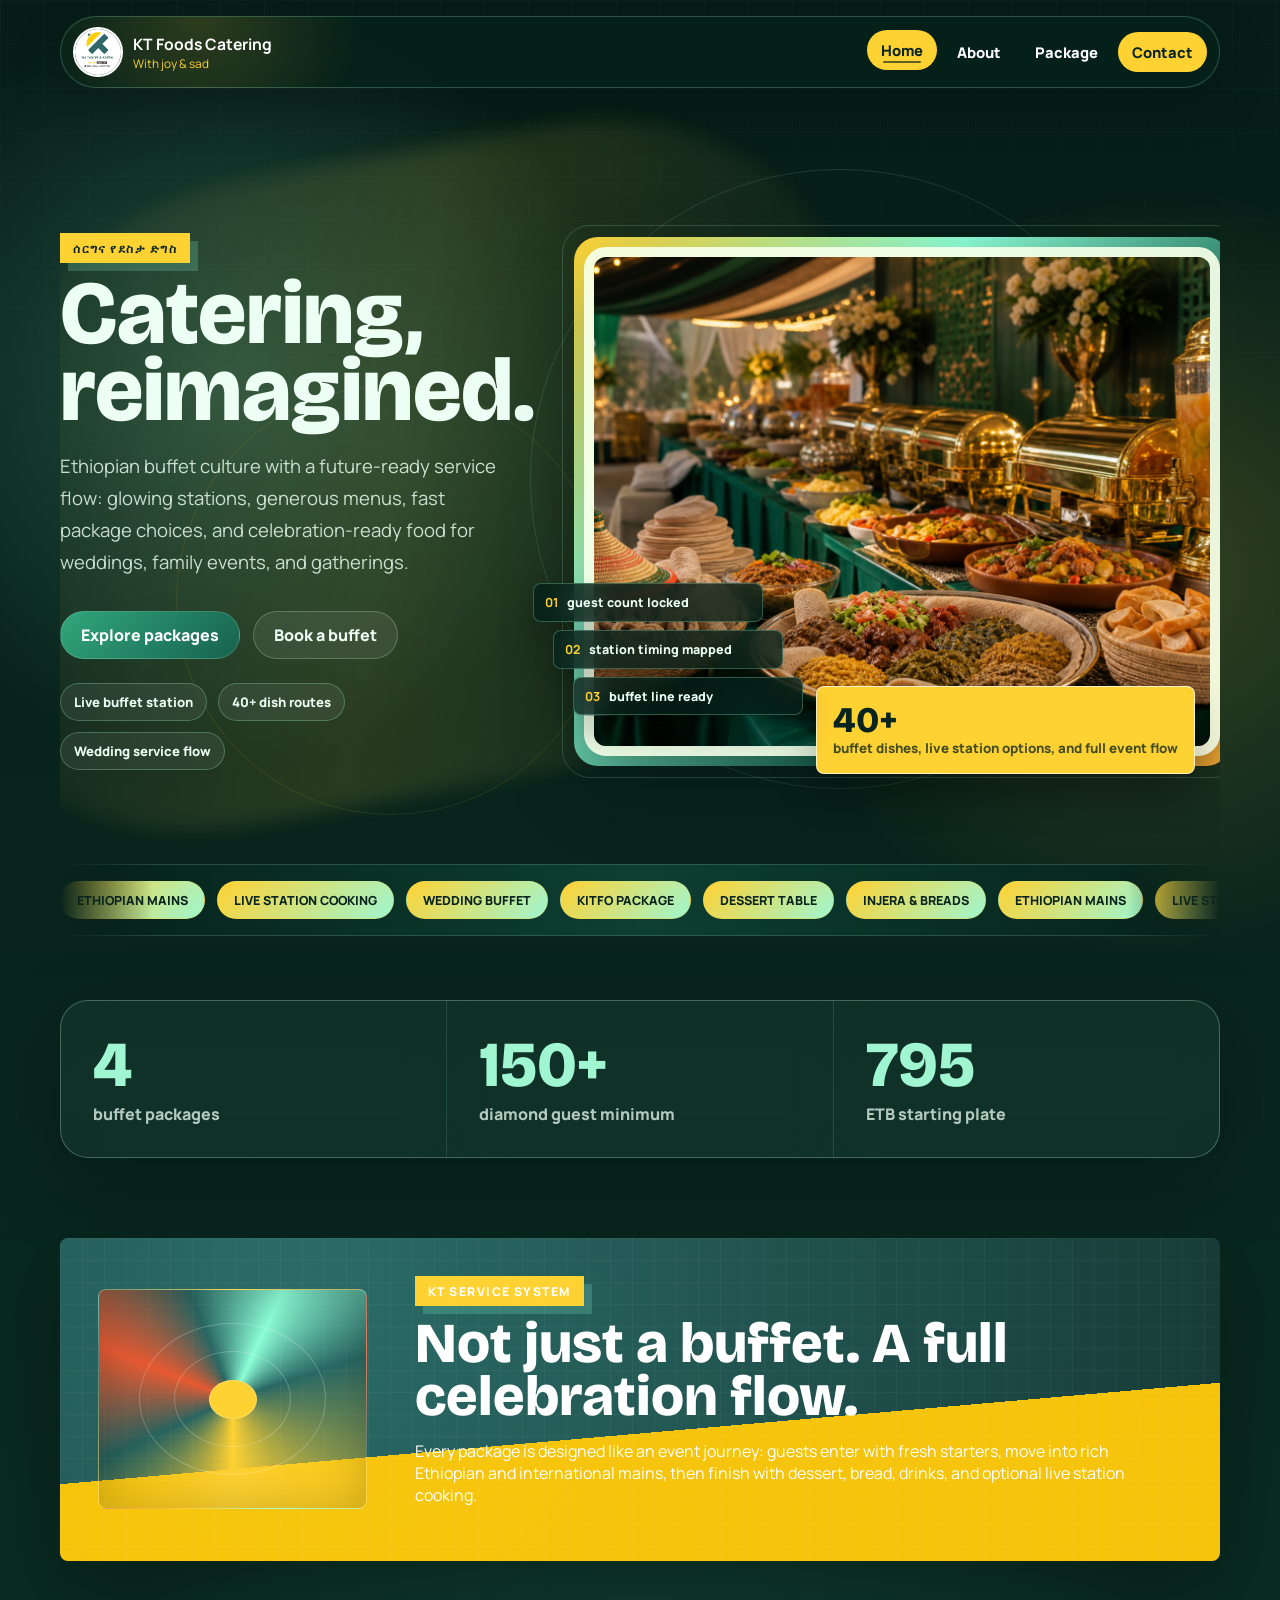
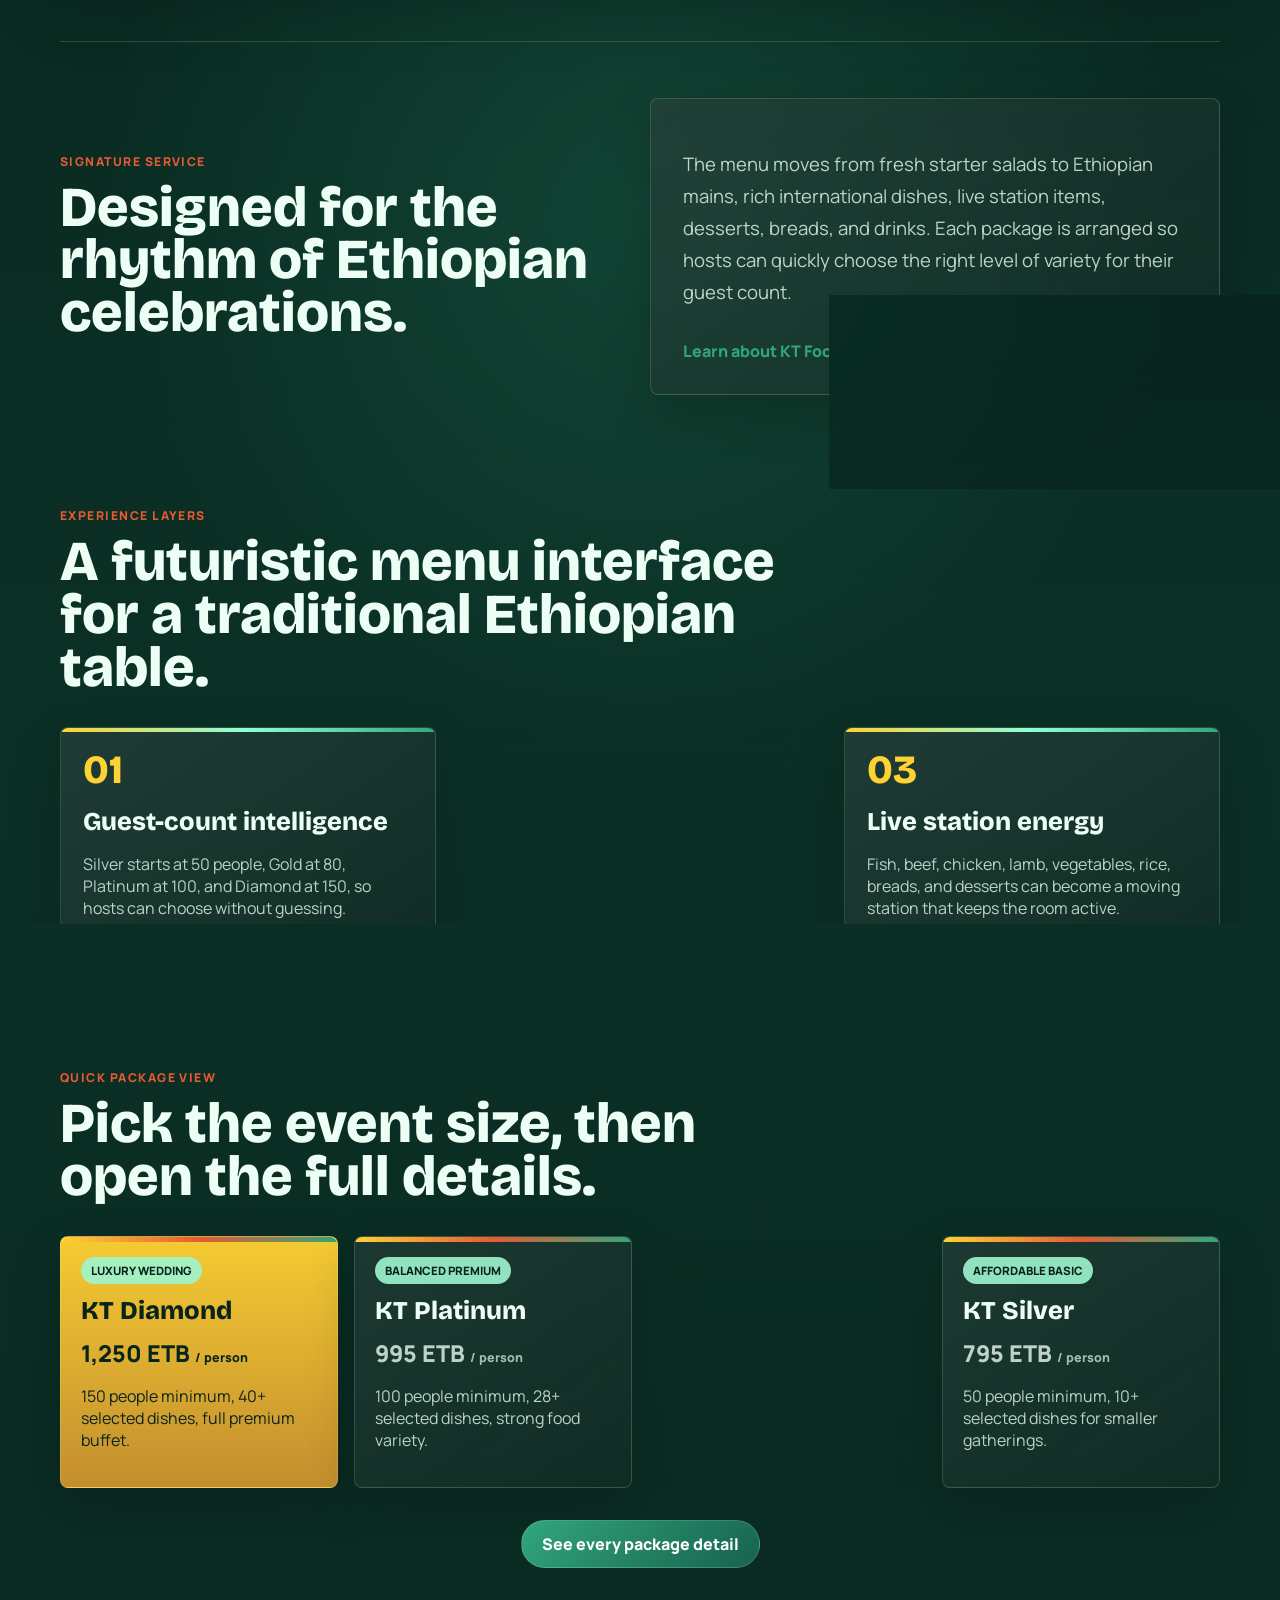
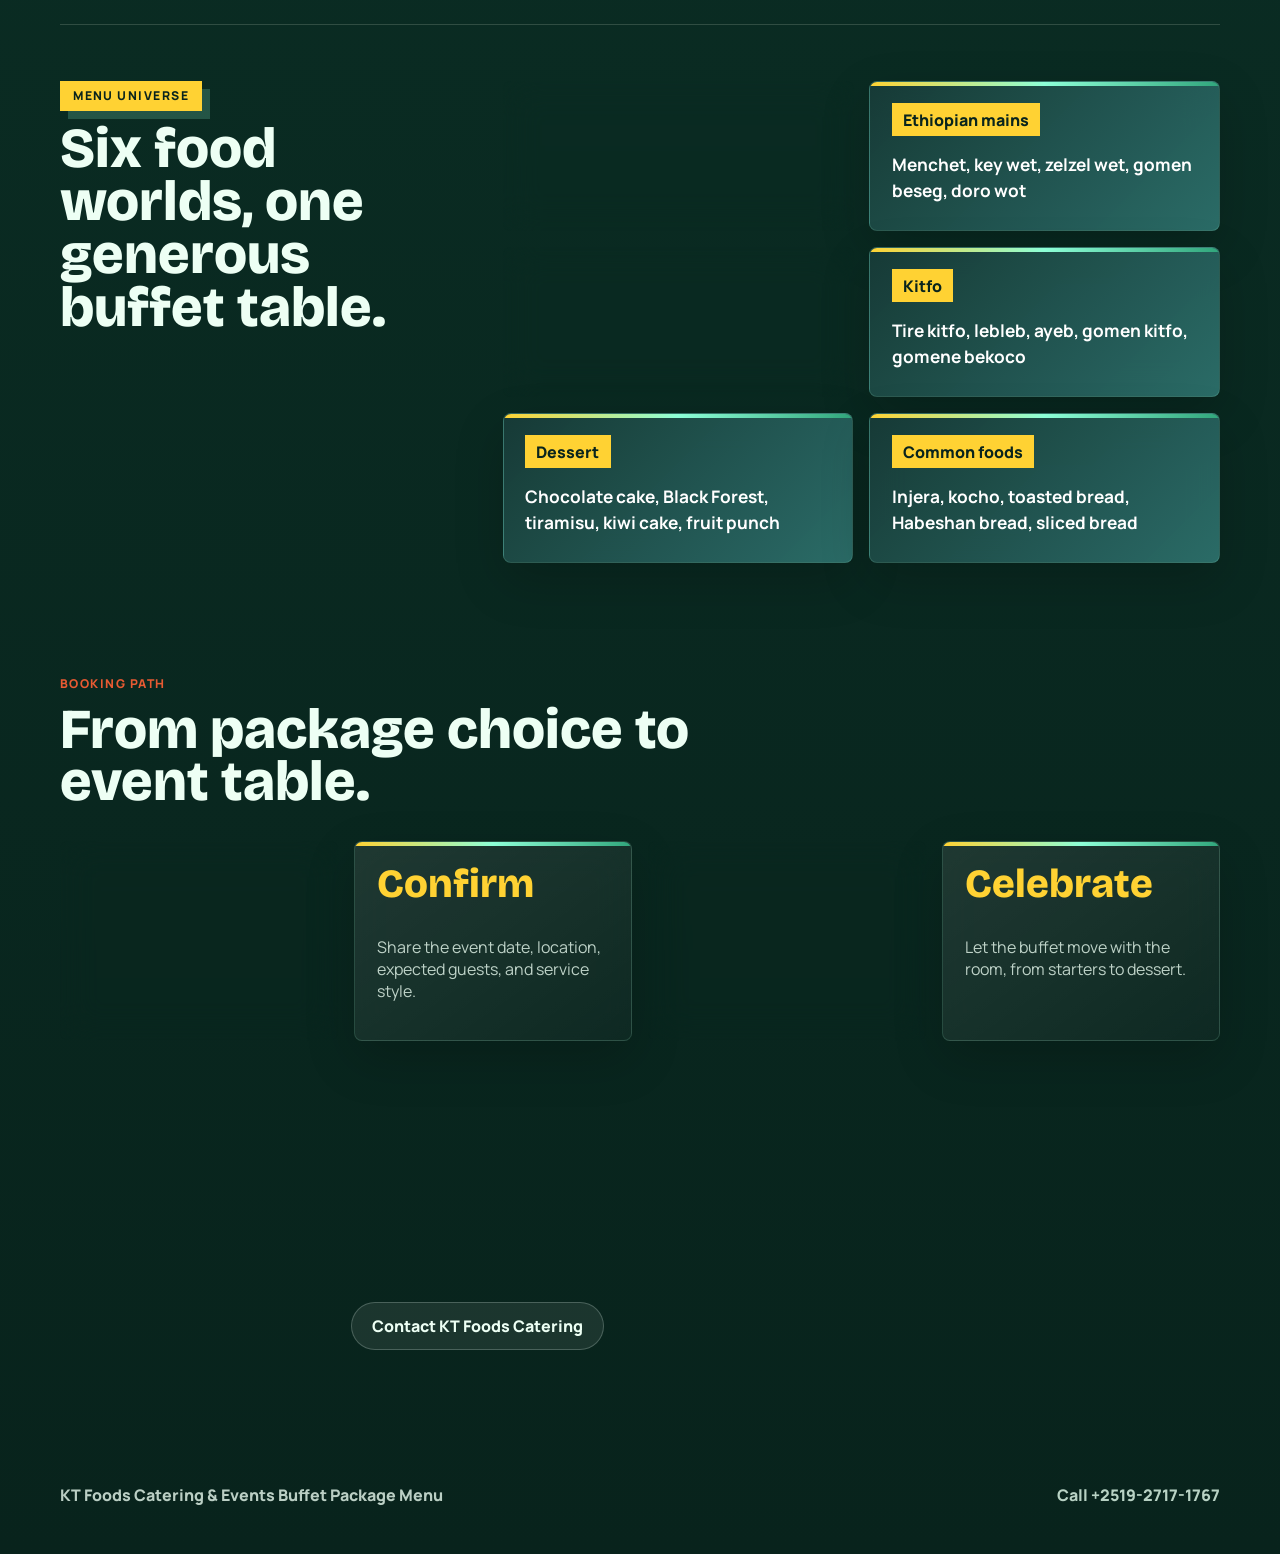
<file: index.html>
<!DOCTYPE html>
<html lang="en">
  <head>
    <meta charset="UTF-8" />
    <meta name="viewport" content="width=device-width, initial-scale=1.0" />
    <title>KT Foods Catering | Ethiopian Buffet Menus</title>
    <meta
      name="description"
      content="Creative Ethiopian catering menu website for KT Foods Catering & Events."
    />
    <link rel="preconnect" href="https://fonts.googleapis.com" />
    <link rel="preconnect" href="https://fonts.gstatic.com" crossorigin />
    <link
      href="https://fonts.googleapis.com/css2?family=Bricolage+Grotesque:wght@600;700;800&family=Manrope:wght@400;600;700;800;900&display=swap"
      rel="stylesheet"
    />
    <link rel="stylesheet" href="styles.css?v=11" />
  </head>
  <body>
    <header class="site-header" data-animate>
      <a class="brand" href="index.html" aria-label="KT Foods Catering home">
        <img src="assets/kt-logo.jpeg" alt="KT Foods Catering & Events logo" />
        <span>
          <strong>KT Foods Catering</strong>
          <small>With joy & sad</small>
        </span>
      </a>
      <button class="menu-toggle" type="button" aria-expanded="false" aria-label="Toggle navigation"><span></span><span></span><span></span></button>
      <nav aria-label="Primary navigation">
        <a class="is-active" href="index.html">Home</a>
        <a href="about.html">About</a>
        <a href="package.html">Package</a>
        <a class="nav-cta" href="contact.html">Contact</a>
      </nav>
    </header>

    <main>
      <section class="hero">
        <span class="hero-beam beam-one" aria-hidden="true"></span>
        <span class="hero-beam beam-two" aria-hidden="true"></span>
        <div class="hero-copy" data-animate>
          <p class="eyebrow brand-ticket">ሰርግና የደስታ ድግስ</p>
          <h1>Catering, reimagined.</h1>
          <p class="hero-text">
            Ethiopian buffet culture with a future-ready service flow:
            glowing stations, generous menus, fast package choices, and
            celebration-ready food for weddings, family events, and gatherings.
          </p>
          <div class="hero-actions">
            <a class="button primary" href="package.html">Explore packages</a>
            <a class="button secondary" href="contact.html">Book a buffet</a>
          </div>
          <div class="hero-pills" aria-label="KT catering highlights">
            <span>Live buffet station</span>
            <span>40+ dish routes</span>
            <span>Wedding service flow</span>
          </div>
        </div>

        <figure class="hero-food hero-catering" data-animate>
          <img
            src="assets/kt-catering-hero.png"
            alt="Premium Ethiopian catering buffet table with serving chafers and event dishes"
          />
          <figcaption>
            <span>40+</span>
            <small>buffet dishes, live station options, and full event flow</small>
          </figcaption>
          <div class="service-stack" aria-hidden="true">
            <span><b>01</b> guest count locked</span>
            <span><b>02</b> station timing mapped</span>
            <span><b>03</b> buffet line ready</span>
          </div>
        </figure>
      </section>

      <section class="motion-strip" aria-label="Moving catering menu highlights" data-animate>
        <div class="marquee-track">
          <span>Ethiopian mains</span>
          <span>Live station cooking</span>
          <span>Wedding buffet</span>
          <span>Kitfo package</span>
          <span>Dessert table</span>
          <span>Injera & breads</span>
          <span>Ethiopian mains</span>
          <span>Live station cooking</span>
          <span>Wedding buffet</span>
          <span>Kitfo package</span>
        </div>
      </section>

      <section class="stats-strip" aria-label="Menu highlights" data-animate>
        <article>
          <span class="count" data-target="4">0</span>
          <p>buffet packages</p>
        </article>
        <article>
          <span class="count" data-target="150" data-suffix="+">0</span>
          <p>diamond guest minimum</p>
        </article>
        <article>
          <span>795</span>
          <p>ETB starting plate</p>
        </article>
      </section>

      <section class="future-panel" data-animate>
        <div class="signal-orb" aria-hidden="true">
          <span></span>
          <span></span>
          <span></span>
        </div>
        <div>
          <p class="eyebrow brand-ticket">KT service system</p>
          <h2>Not just a buffet. A full celebration flow.</h2>
          <p>
            Every package is designed like an event journey: guests enter with
            fresh starters, move into rich Ethiopian and international mains,
            then finish with dessert, bread, drinks, and optional live station
            cooking.
          </p>
        </div>
      </section>

      <section class="section split-section">
        <div data-animate>
          <p class="eyebrow">Signature service</p>
          <h2>Designed for the rhythm of Ethiopian celebrations.</h2>
        </div>
        <div class="story-panel" data-animate>
          <p>
            The menu moves from fresh starter salads to Ethiopian mains, rich
            international dishes, live station items, desserts, breads, and
            drinks. Each package is arranged so hosts can quickly choose the
            right level of variety for their guest count.
          </p>
          <a class="text-link" href="about.html">Learn about KT Foods Catering</a>
        </div>
      </section>

      <section class="section experience-section">
        <div class="section-heading" data-animate>
          <p class="eyebrow">Experience layers</p>
          <h2>A futuristic menu interface for a traditional Ethiopian table.</h2>
        </div>
        <div class="experience-grid">
          <article data-animate>
            <span>01</span>
            <h3>Guest-count intelligence</h3>
            <p>
              Silver starts at 50 people, Gold at 80, Platinum at 100, and
              Diamond at 150, so hosts can choose without guessing.
            </p>
          </article>
          <article data-animate>
            <span>02</span>
            <h3>Menu density</h3>
            <p>
              Packages scale from 10+ selected dishes to 40+ premium dishes,
              giving each event the right amount of variety and presence.
            </p>
          </article>
          <article data-animate>
            <span>03</span>
            <h3>Live station energy</h3>
            <p>
              Fish, beef, chicken, lamb, vegetables, rice, breads, and desserts
              can become a moving station that keeps the room active.
            </p>
          </article>
        </div>
      </section>

      <section class="section package-preview">
        <div class="section-heading" data-animate>
          <p class="eyebrow">Quick package view</p>
          <h2>Pick the event size, then open the full details.</h2>
        </div>
        <div class="preview-grid">
          <article class="package-card featured" data-animate>
            <span class="tag">Luxury wedding</span>
            <h3>KT Diamond</h3>
            <p class="price">1,250 ETB <small>/ person</small></p>
            <p>150 people minimum, 40+ selected dishes, full premium buffet.</p>
          </article>
          <article class="package-card" data-animate>
            <span class="tag">Balanced premium</span>
            <h3>KT Platinum</h3>
            <p class="price">995 ETB <small>/ person</small></p>
            <p>100 people minimum, 28+ selected dishes, strong food variety.</p>
          </article>
          <article class="package-card" data-animate>
            <span class="tag">Good value</span>
            <h3>KT Gold</h3>
            <p class="price">895 ETB <small>/ person</small></p>
            <p>80 people minimum, 22+ selected dishes for mid-range events.</p>
          </article>
          <article class="package-card" data-animate>
            <span class="tag">Affordable basic</span>
            <h3>KT Silver</h3>
            <p class="price">795 ETB <small>/ person</small></p>
            <p>50 people minimum, 10+ selected dishes for smaller gatherings.</p>
          </article>
        </div>
        <div class="center-action" data-animate>
          <a class="button primary" href="package.html">See every package detail</a>
        </div>
      </section>

      <section class="section menu-lab">
        <div data-animate>
          <p class="eyebrow brand-ticket">Menu universe</p>
          <h2>Six food worlds, one generous buffet table.</h2>
        </div>
        <div class="menu-lab-grid">
          <article data-animate><span>Starter</span><strong>Tuna, mixed, Russian, special, and macaroni salads</strong></article>
          <article data-animate><span>Ethiopian mains</span><strong>Menchet, key wet, zelzel wet, gomen beseg, doro wot</strong></article>
          <article data-animate><span>International</span><strong>Rice with meat, pasta al forno, lasagna, fried potato, roasted lamb</strong></article>
          <article data-animate><span>Kitfo</span><strong>Tire kitfo, lebleb, ayeb, gomen kitfo, gomene bekoco</strong></article>
          <article data-animate><span>Dessert</span><strong>Chocolate cake, Black Forest, tiramisu, kiwi cake, fruit punch</strong></article>
          <article data-animate><span>Common foods</span><strong>Injera, kocho, toasted bread, Habeshan bread, sliced bread</strong></article>
        </div>
      </section>

      <section class="section order-flow">
        <div class="section-heading" data-animate>
          <p class="eyebrow">Booking path</p>
          <h2>From package choice to event table.</h2>
        </div>
        <div class="flow-line">
          <article data-animate>
            <span>Choose</span>
            <p>Select Diamond, Platinum, Gold, or Silver based on guest count and budget.</p>
          </article>
          <article data-animate>
            <span>Confirm</span>
            <p>Share the event date, location, expected guests, and service style.</p>
          </article>
          <article data-animate>
            <span>Customize</span>
            <p>Add live station items or highlight favorite Ethiopian and international dishes.</p>
          </article>
          <article data-animate>
            <span>Celebrate</span>
            <p>Let the buffet move with the room, from starters to dessert.</p>
          </article>
        </div>
      </section>

      <section class="final-cta" data-animate>
        <p class="eyebrow">Ready when the celebration is</p>
        <h2>Build a buffet that feels bold, warm, and unforgettable.</h2>
        <div class="hero-actions">
          <a class="button primary" href="package.html">Open full package details</a>
          <a class="button secondary" href="contact.html">Contact KT Foods Catering</a>
        </div>
      </section>
    </main>

    <footer>
      <p>KT Foods Catering & Events Buffet Package Menu</p>
      <a href="contact.html">Call +2519-2717-1767</a>
    </footer>

    <script src="script.js?v=11"></script>
  </body>
</html>
</file>
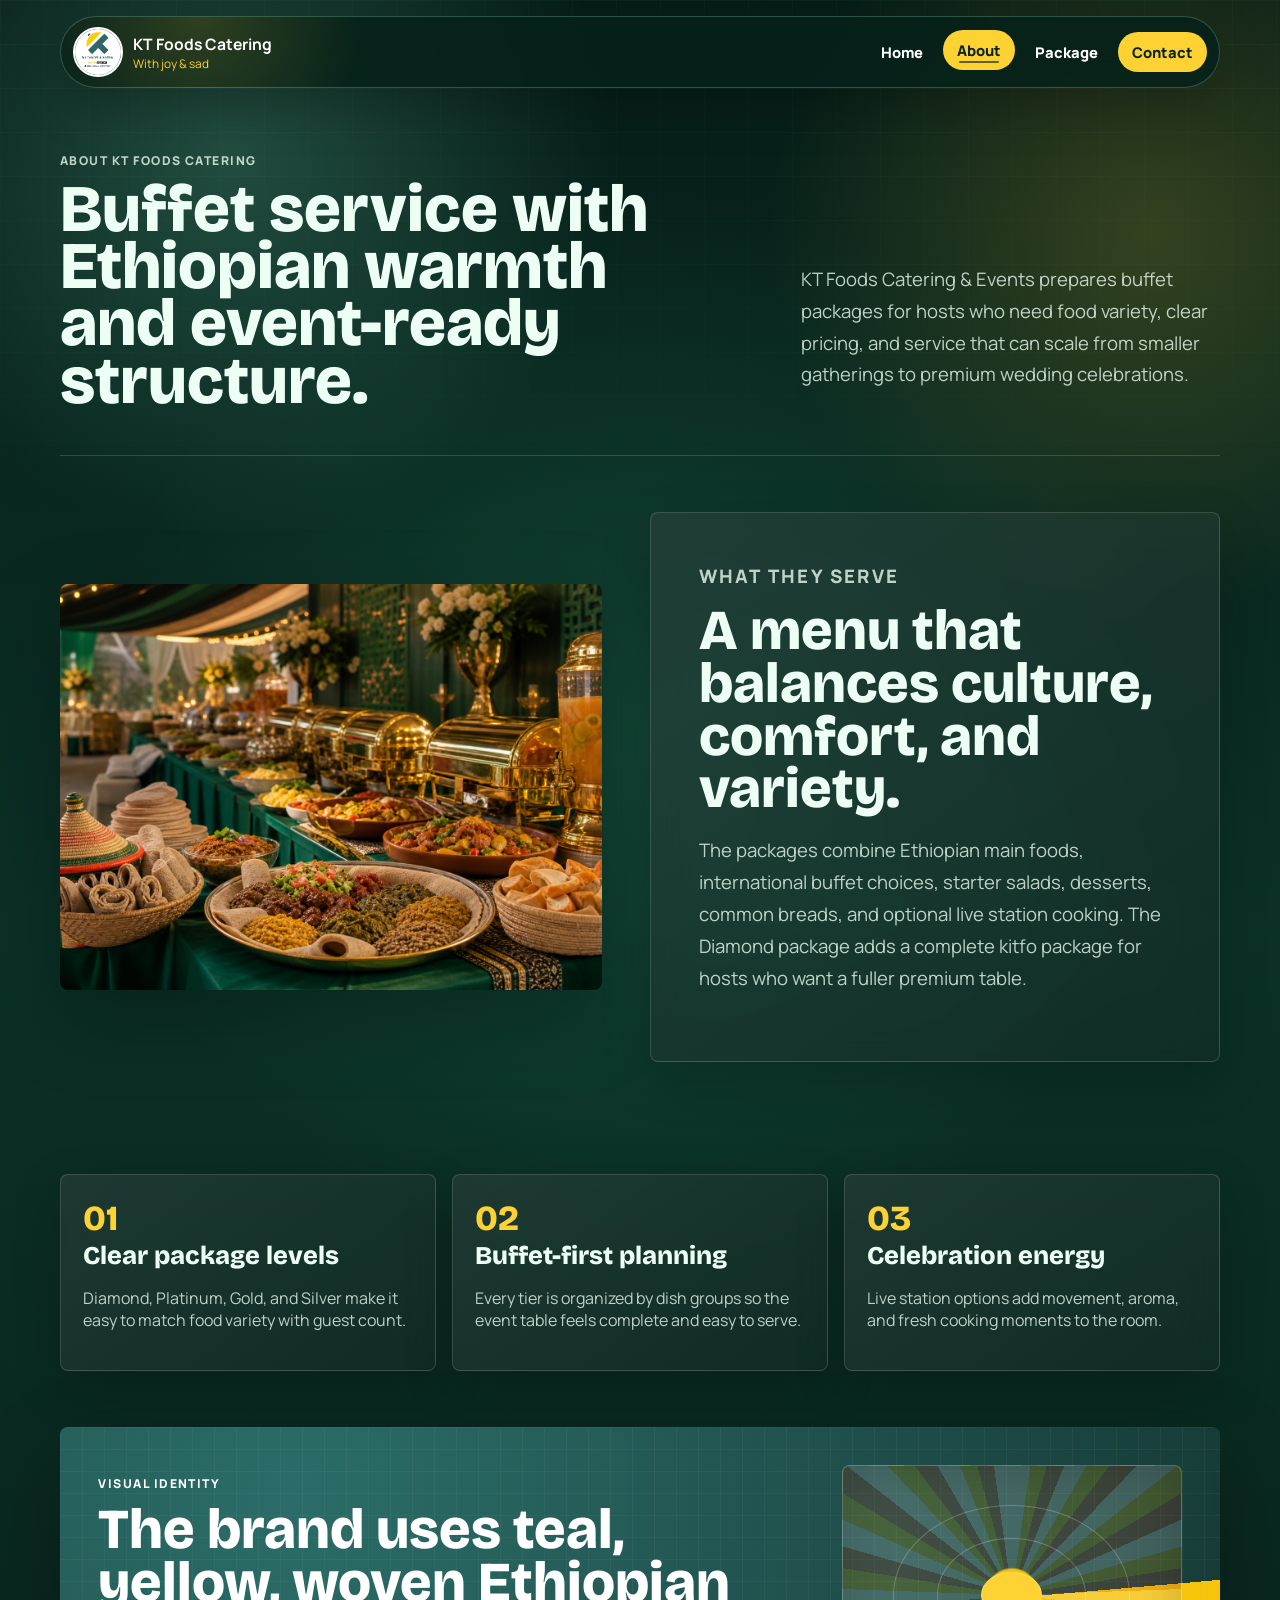
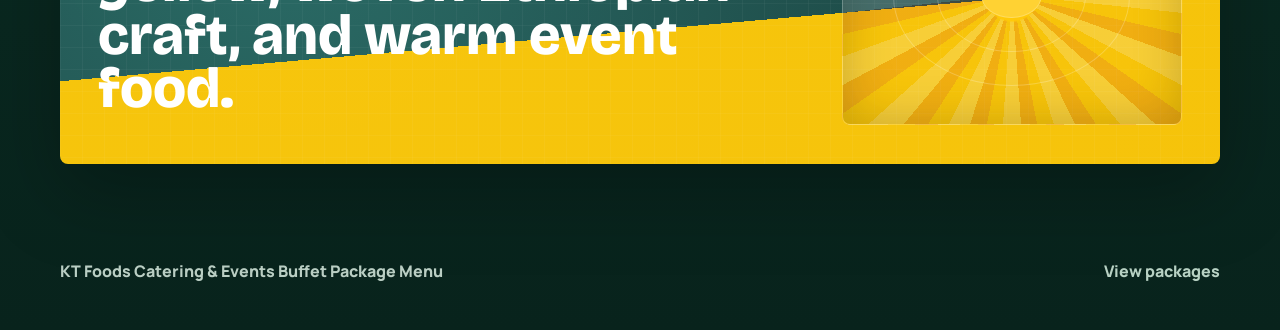
<file: about.html>
<!DOCTYPE html>
<html lang="en">
  <head>
    <meta charset="UTF-8" />
    <meta name="viewport" content="width=device-width, initial-scale=1.0" />
    <title>About KT Foods Catering</title>
    <meta
      name="description"
      content="About KT Foods Catering & Events buffet service for weddings and celebrations."
    />
    <link rel="preconnect" href="https://fonts.googleapis.com" />
    <link rel="preconnect" href="https://fonts.gstatic.com" crossorigin />
    <link
      href="https://fonts.googleapis.com/css2?family=Bricolage+Grotesque:wght@600;700;800&family=Manrope:wght@400;600;700;800;900&display=swap"
      rel="stylesheet"
    />
    <link rel="stylesheet" href="styles.css?v=11" />
  </head>
  <body>
    <header class="site-header" data-animate>
      <a class="brand" href="index.html" aria-label="KT Foods Catering home">
        <img src="assets/kt-logo.jpeg" alt="KT Foods Catering & Events logo" />
        <span>
          <strong>KT Foods Catering</strong>
          <small>With joy & sad</small>
        </span>
      </a>
      <button class="menu-toggle" type="button" aria-expanded="false" aria-label="Toggle navigation"><span></span><span></span><span></span></button>
      <nav aria-label="Primary navigation">
        <a href="index.html">Home</a>
        <a class="is-active" href="about.html">About</a>
        <a href="package.html">Package</a>
        <a class="nav-cta" href="contact.html">Contact</a>
      </nav>
    </header>

    <main>
      <section class="page-hero compact">
        <div data-animate>
          <p class="eyebrow">About KT Foods Catering</p>
          <h1>Buffet service with Ethiopian warmth and event-ready structure.</h1>
        </div>
        <p data-animate>
          KT Foods Catering & Events prepares buffet packages for hosts who need food
          variety, clear pricing, and service that can scale from smaller
          gatherings to premium wedding celebrations.
        </p>
      </section>

      <section class="section split-section">
        <div class="image-card" data-animate>
          <img
            src="assets/kt-catering-hero.png"
            alt="Ethiopian buffet food arranged for event catering"
          />
        </div>
        <div class="story-panel large" data-animate>
          <p class="eyebrow">What they serve</p>
          <h2>A menu that balances culture, comfort, and variety.</h2>
          <p>
            The packages combine Ethiopian main foods, international buffet
            choices, starter salads, desserts, common breads, and optional live
            station cooking. The Diamond package adds a complete kitfo package
            for hosts who want a fuller premium table.
          </p>
        </div>
      </section>

      <section class="section values-grid">
        <article data-animate>
          <span>01</span>
          <h3>Clear package levels</h3>
          <p>Diamond, Platinum, Gold, and Silver make it easy to match food variety with guest count.</p>
        </article>
        <article data-animate>
          <span>02</span>
          <h3>Buffet-first planning</h3>
          <p>Every tier is organized by dish groups so the event table feels complete and easy to serve.</p>
        </article>
        <article data-animate>
          <span>03</span>
          <h3>Celebration energy</h3>
          <p>Live station options add movement, aroma, and fresh cooking moments to the room.</p>
        </article>
      </section>

      <section class="brand-band about-brand" data-animate>
        <div>
          <p class="eyebrow">Visual identity</p>
          <h2>The brand uses teal, yellow, woven Ethiopian craft, and warm event food.</h2>
        </div>
        <div class="brand-pattern" aria-hidden="true">
          <span></span>
          <span></span>
          <span></span>
        </div>
      </section>
    </main>

    <footer>
      <p>KT Foods Catering & Events Buffet Package Menu</p>
      <a href="package.html">View packages</a>
    </footer>

    <script src="script.js?v=11"></script>
  </body>
</html>
</file>
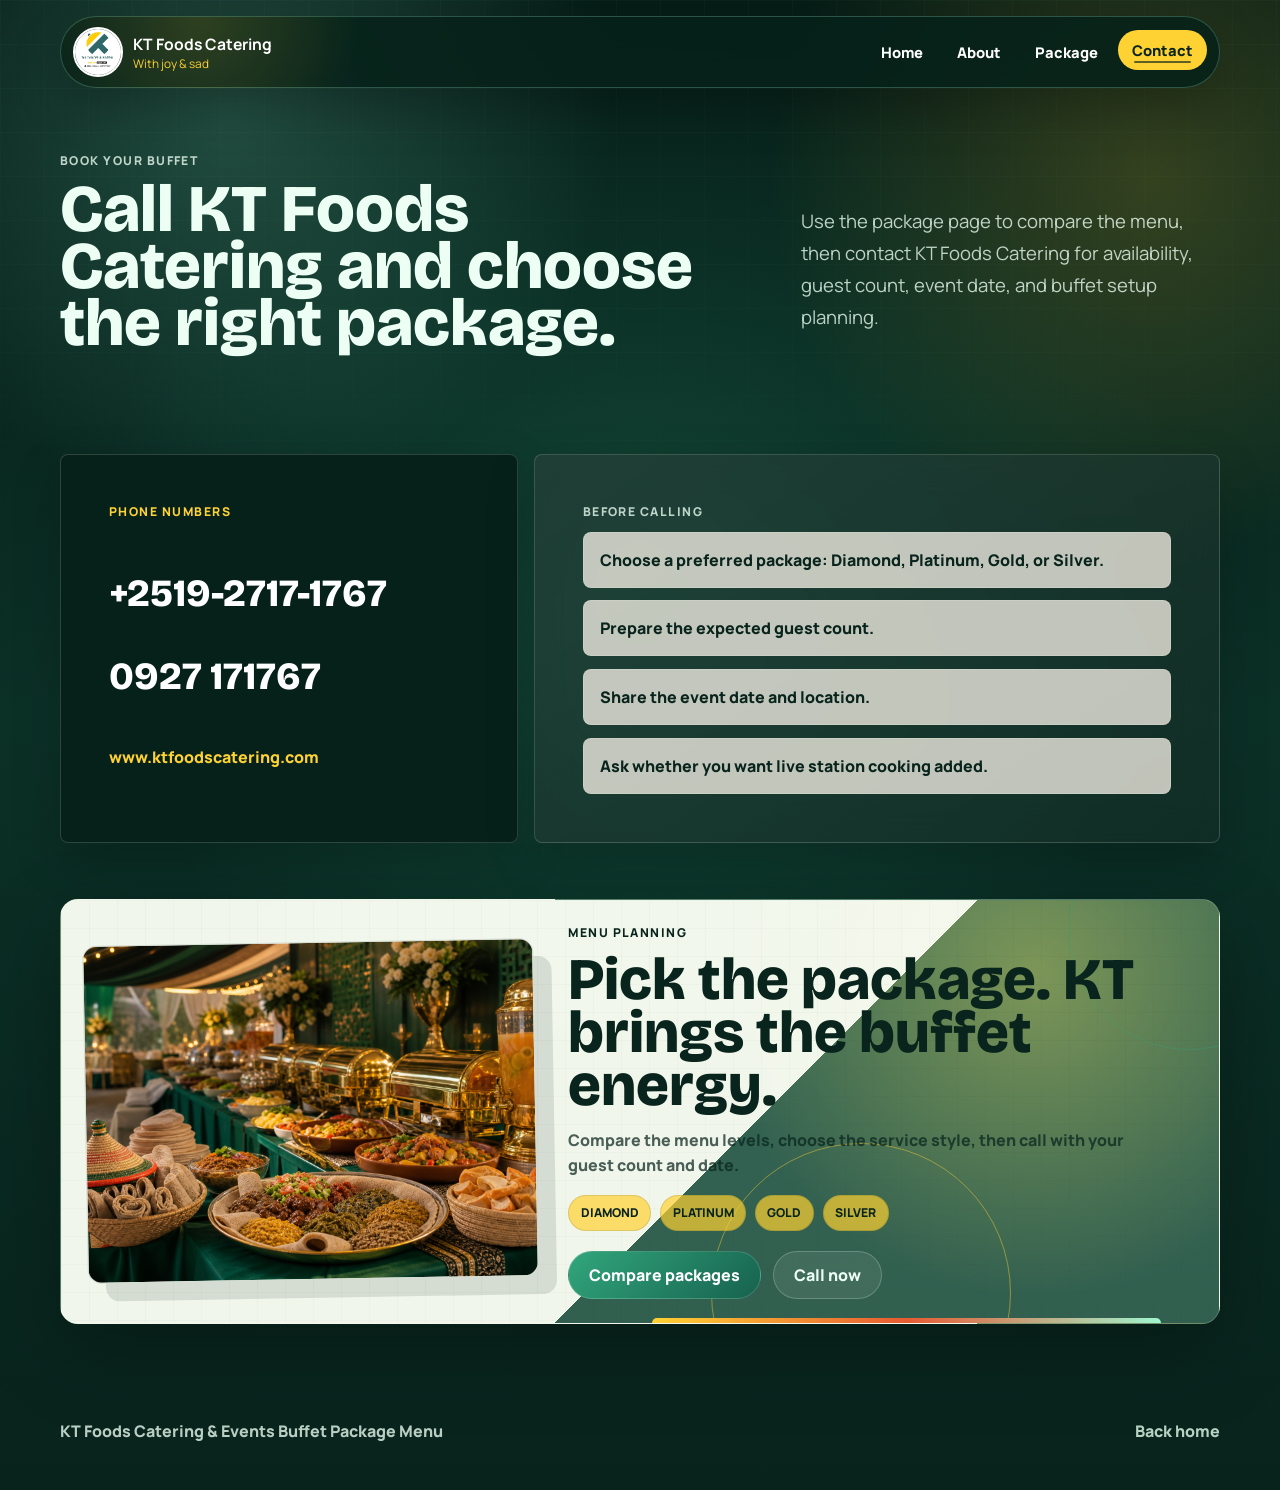
<file: contact.html>
<!DOCTYPE html>
<html lang="en">
  <head>
    <meta charset="UTF-8" />
    <meta name="viewport" content="width=device-width, initial-scale=1.0" />
    <title>Contact KT Foods Catering</title>
    <meta
      name="description"
      content="Contact KT Foods Catering & Events for buffet package bookings."
    />
    <link rel="preconnect" href="https://fonts.googleapis.com" />
    <link rel="preconnect" href="https://fonts.gstatic.com" crossorigin />
    <link
      href="https://fonts.googleapis.com/css2?family=Bricolage+Grotesque:wght@600;700;800&family=Manrope:wght@400;600;700;800;900&display=swap"
      rel="stylesheet"
    />
    <link rel="stylesheet" href="styles.css?v=11" />
  </head>
  <body>
    <header class="site-header" data-animate>
      <a class="brand" href="index.html" aria-label="KT Foods Catering home">
        <img src="assets/kt-logo.jpeg" alt="KT Foods Catering & Events logo" />
        <span>
          <strong>KT Foods Catering</strong>
          <small>With joy & sad</small>
        </span>
      </a>
      <button class="menu-toggle" type="button" aria-expanded="false" aria-label="Toggle navigation"><span></span><span></span><span></span></button>
      <nav aria-label="Primary navigation">
        <a href="index.html">Home</a>
        <a href="about.html">About</a>
        <a href="package.html">Package</a>
        <a class="is-active nav-cta" href="contact.html">Contact</a>
      </nav>
    </header>

    <main>
      <section class="page-hero contact-hero">
        <div data-animate>
          <p class="eyebrow">Book your buffet</p>
          <h1>Call KT Foods Catering and choose the right package.</h1>
        </div>
        <p data-animate>
          Use the package page to compare the menu, then contact KT Foods Catering for
          availability, guest count, event date, and buffet setup planning.
        </p>
      </section>

      <section class="section contact-layout">
        <div class="contact-card primary-contact" data-animate>
          <p class="eyebrow">Phone numbers</p>
          <a href="tel:+251927171767">+2519-2717-1767</a>
          <a href="tel:0927171767">0927 171767</a>
          <a class="site-link" href="https://www.ktfoodscatering.com">www.ktfoodscatering.com</a>
        </div>
        <div class="contact-card" data-animate>
          <p class="eyebrow">Before calling</p>
          <ul class="clean-list">
            <li>Choose a preferred package: Diamond, Platinum, Gold, or Silver.</li>
            <li>Prepare the expected guest count.</li>
            <li>Share the event date and location.</li>
            <li>Ask whether you want live station cooking added.</li>
          </ul>
        </div>
      </section>

      <section class="section contact-banner" data-animate>
        <span class="banner-orbit orbit-a" aria-hidden="true"></span>
        <span class="banner-orbit orbit-b" aria-hidden="true"></span>
        <img
          src="assets/kt-catering-hero.png"
          alt="Ethiopian buffet table for catering booking"
        />
        <div class="contact-banner-copy">
          <p class="eyebrow">Menu planning</p>
          <h2>Pick the package. KT brings the buffet energy.</h2>
          <p>
            Compare the menu levels, choose the service style, then call with
            your guest count and date.
          </p>
          <div class="cta-package-chips" aria-label="Package options">
            <span>Diamond</span>
            <span>Platinum</span>
            <span>Gold</span>
            <span>Silver</span>
          </div>
          <div class="cta-actions">
            <a class="button primary" href="package.html">Compare packages</a>
            <a class="button secondary" href="tel:+251927171767">Call now</a>
          </div>
        </div>
      </section>
    </main>

    <footer>
      <p>KT Foods Catering & Events Buffet Package Menu</p>
      <a href="index.html">Back home</a>
    </footer>

    <script src="script.js?v=11"></script>
  </body>
</html>
</file>
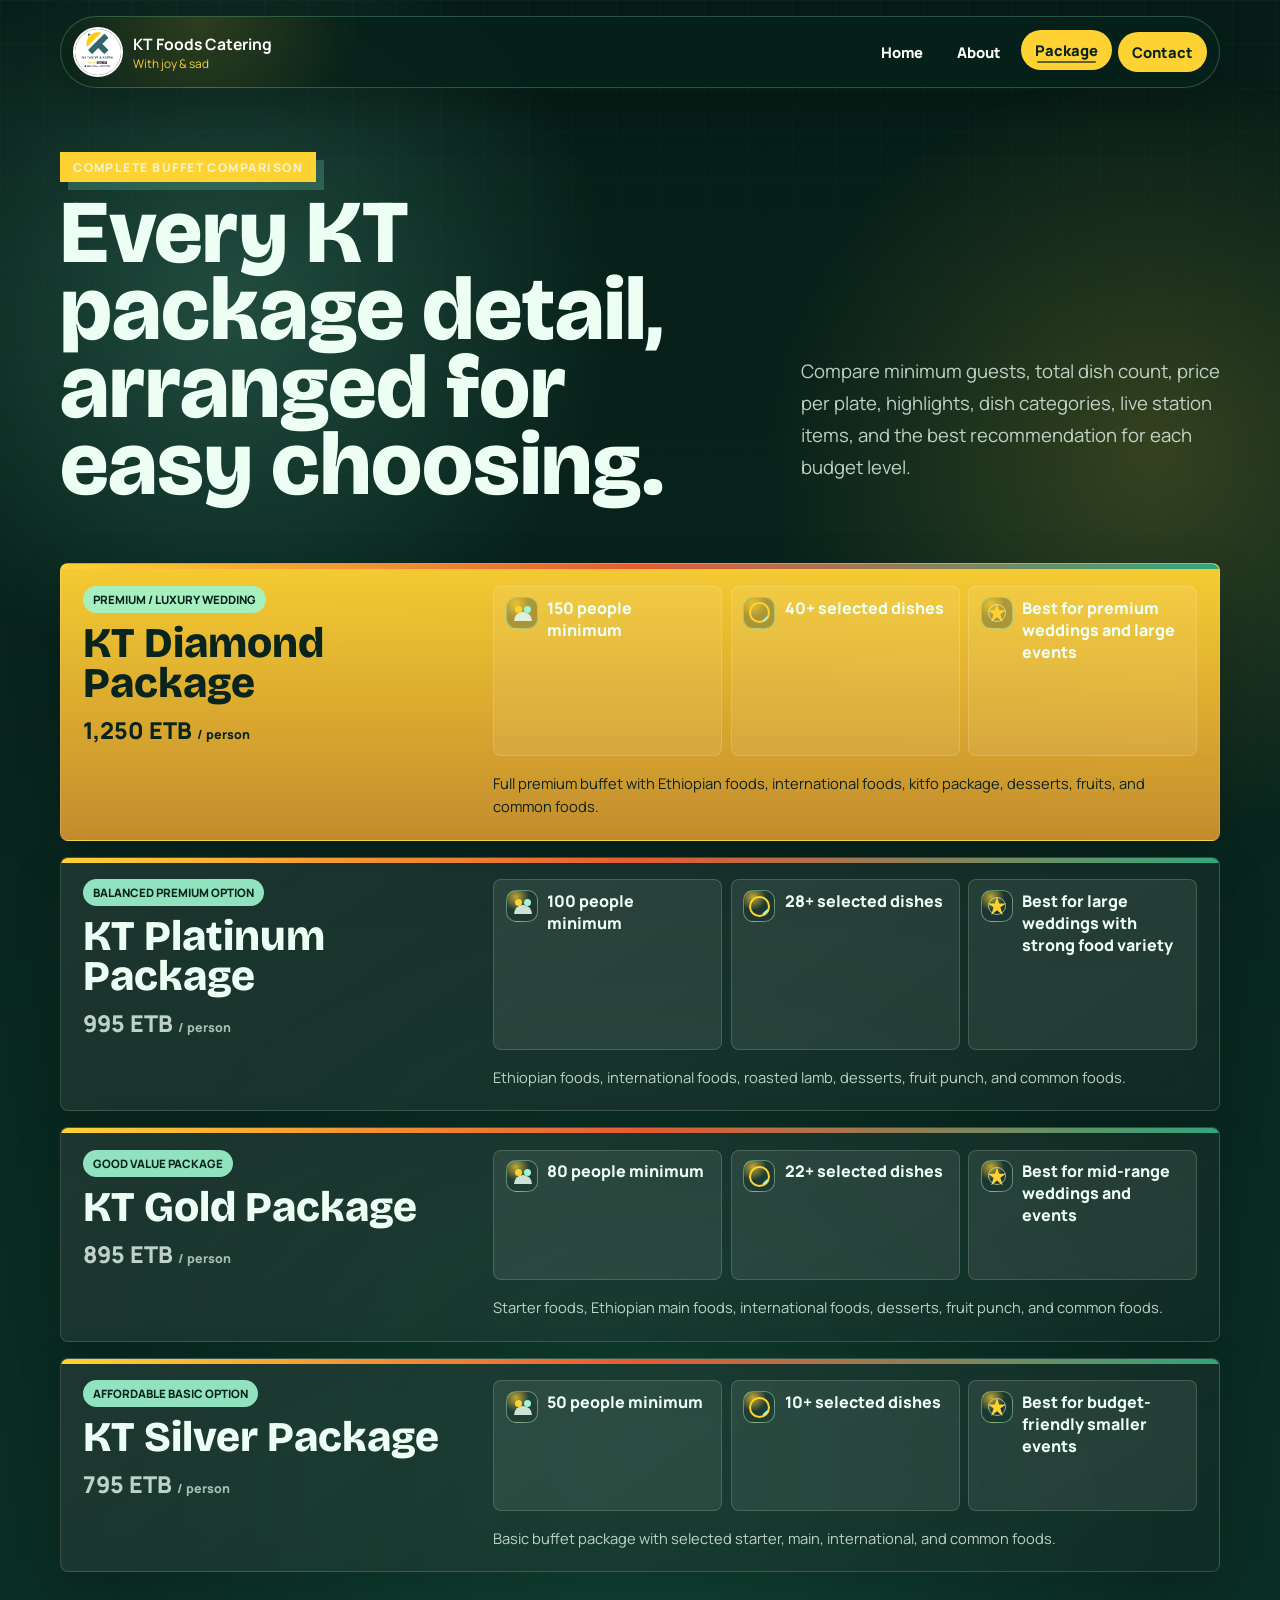
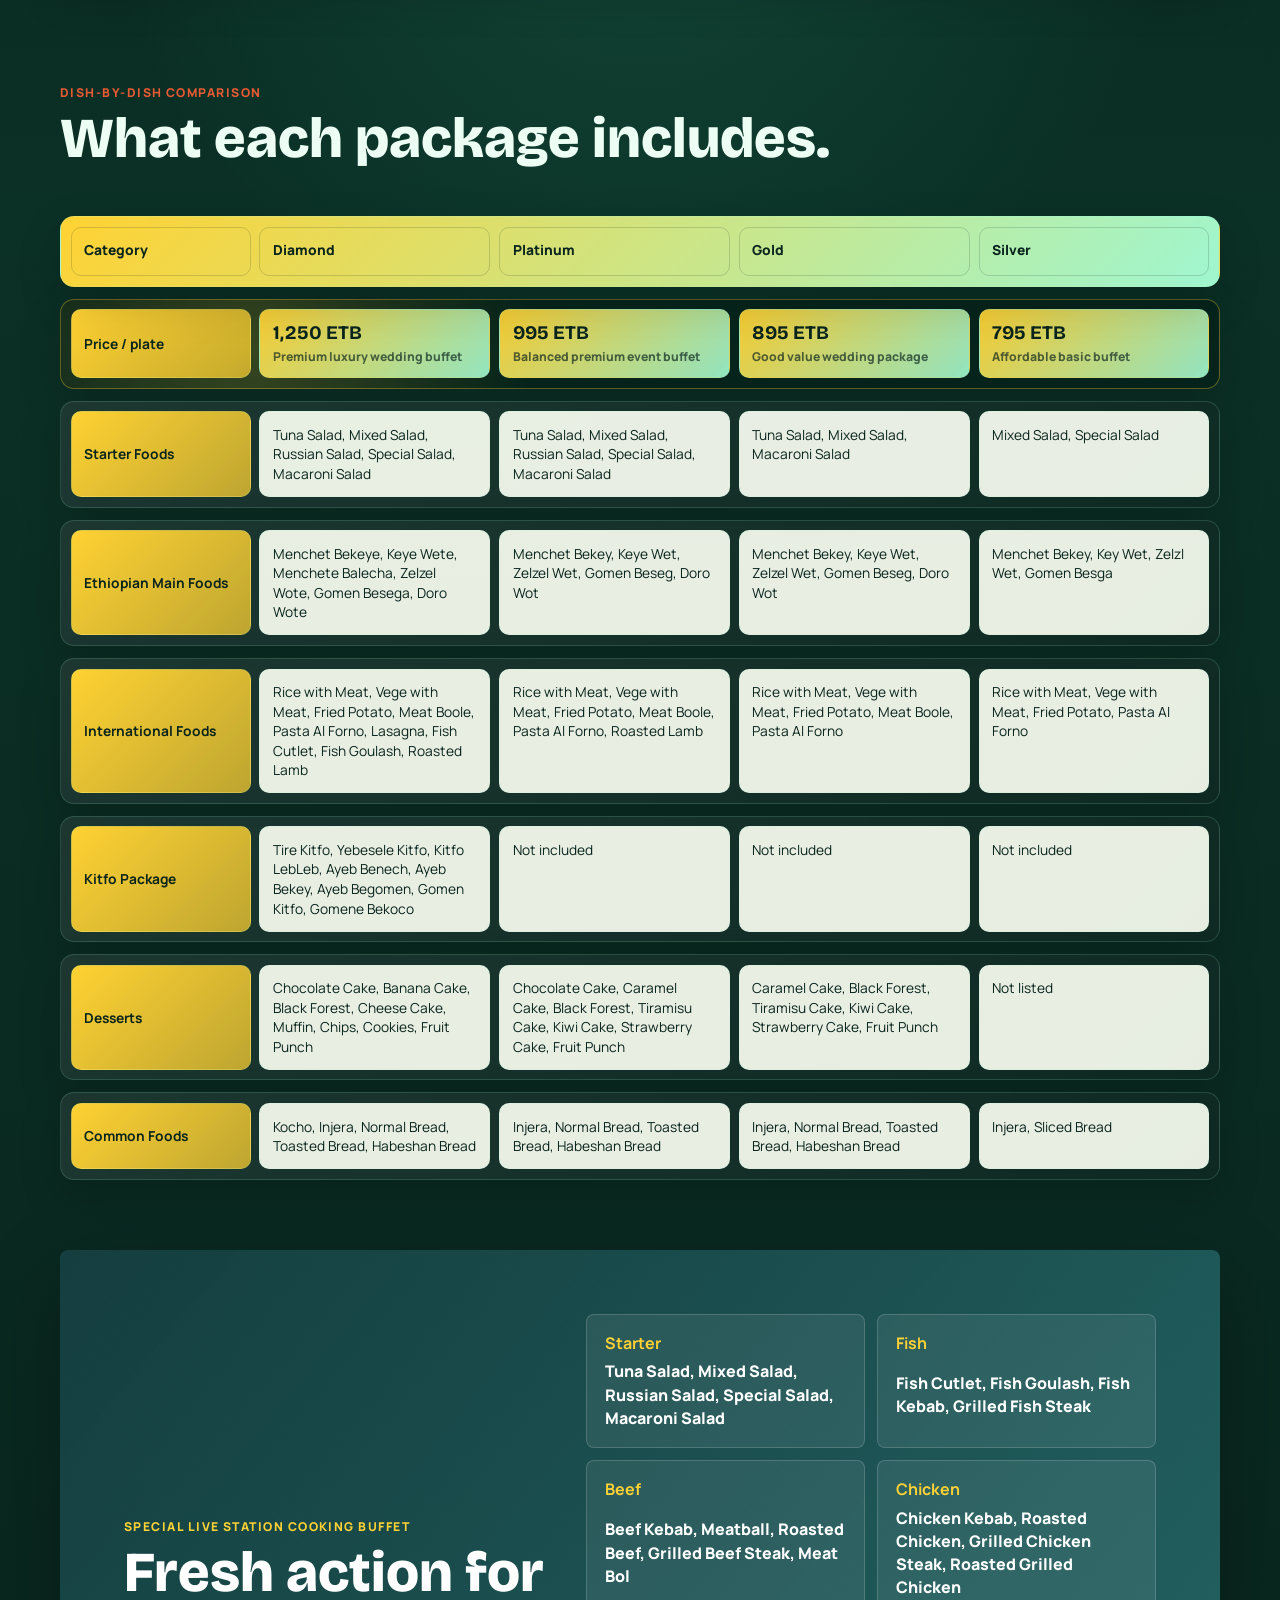
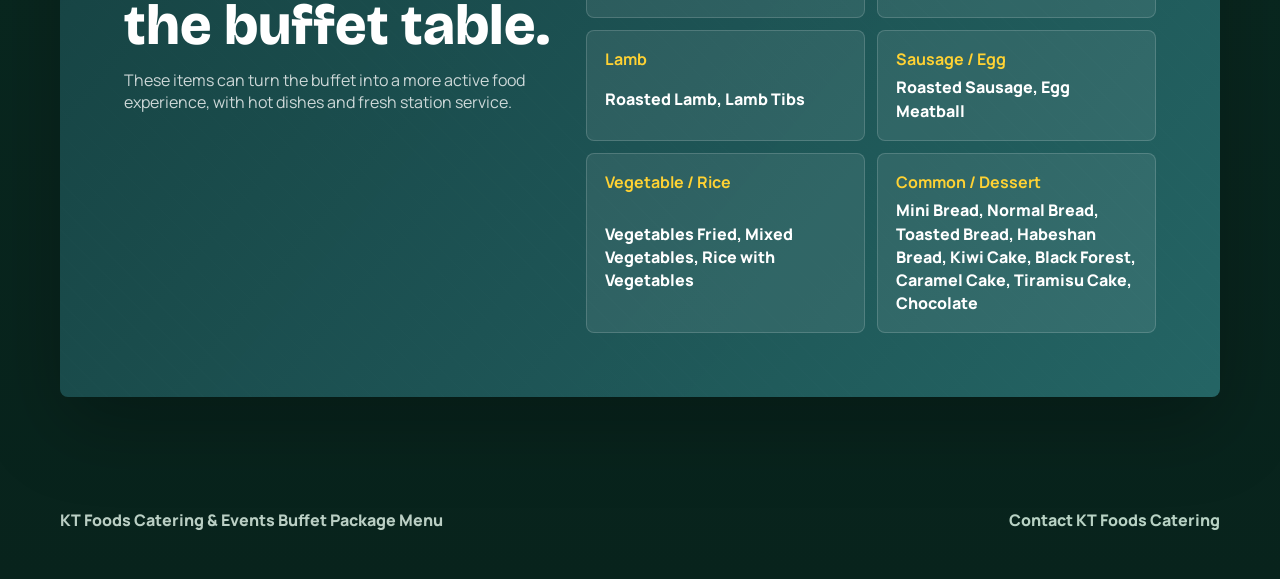
<file: package.html>
<!DOCTYPE html>
<html lang="en">
  <head>
    <meta charset="UTF-8" />
    <meta name="viewport" content="width=device-width, initial-scale=1.0" />
    <title>KT Foods Catering Packages</title>
    <meta
      name="description"
      content="Full KT Foods Catering buffet package comparison with Diamond, Platinum, Gold, Silver, and live station menu details."
    />
    <link rel="preconnect" href="https://fonts.googleapis.com" />
    <link rel="preconnect" href="https://fonts.gstatic.com" crossorigin />
    <link
      href="https://fonts.googleapis.com/css2?family=Bricolage+Grotesque:wght@600;700;800&family=Manrope:wght@400;600;700;800;900&display=swap"
      rel="stylesheet"
    />
    <link rel="stylesheet" href="styles.css?v=11" />
  </head>
  <body>
    <header class="site-header" data-animate>
      <a class="brand" href="index.html" aria-label="KT Foods Catering home">
        <img src="assets/kt-logo.jpeg" alt="KT Foods Catering & Events logo" />
        <span>
          <strong>KT Foods Catering</strong>
          <small>With joy & sad</small>
        </span>
      </a>
      <button class="menu-toggle" type="button" aria-expanded="false" aria-label="Toggle navigation"><span></span><span></span><span></span></button>
      <nav aria-label="Primary navigation">
        <a href="index.html">Home</a>
        <a href="about.html">About</a>
        <a class="is-active" href="package.html">Package</a>
        <a class="nav-cta" href="contact.html">Contact</a>
      </nav>
    </header>

    <main>
      <section class="page-hero">
        <div data-animate>
          <p class="eyebrow brand-ticket">Complete buffet comparison</p>
          <h1>Every KT package detail, arranged for easy choosing.</h1>
        </div>
        <p data-animate>
          Compare minimum guests, total dish count, price per plate, highlights,
          dish categories, live station items, and the best recommendation for
          each budget level.
        </p>
      </section>

      <section class="section comparison-stack" aria-label="Package summary">
        <article class="detail-card diamond" data-animate>
          <div class="detail-top">
            <span class="tag">Premium / Luxury Wedding</span>
            <h2>KT Diamond Package</h2>
            <p class="price">1,250 ETB <small>/ person</small></p>
          </div>
          <div class="mini-facts">
            <span><i class="fact-icon guests" aria-hidden="true"></i>150 people minimum</span>
            <span><i class="fact-icon dishes" aria-hidden="true"></i>40+ selected dishes</span>
            <span><i class="fact-icon best" aria-hidden="true"></i>Best for premium weddings and large events</span>
          </div>
          <p>
            Full premium buffet with Ethiopian foods, international foods,
            kitfo package, desserts, fruits, and common foods.
          </p>
        </article>

        <article class="detail-card platinum" data-animate>
          <div class="detail-top">
            <span class="tag">Balanced Premium Option</span>
            <h2>KT Platinum Package</h2>
            <p class="price">995 ETB <small>/ person</small></p>
          </div>
          <div class="mini-facts">
            <span><i class="fact-icon guests" aria-hidden="true"></i>100 people minimum</span>
            <span><i class="fact-icon dishes" aria-hidden="true"></i>28+ selected dishes</span>
            <span><i class="fact-icon best" aria-hidden="true"></i>Best for large weddings with strong food variety</span>
          </div>
          <p>
            Ethiopian foods, international foods, roasted lamb, desserts, fruit
            punch, and common foods.
          </p>
        </article>

        <article class="detail-card gold" data-animate>
          <div class="detail-top">
            <span class="tag">Good Value Package</span>
            <h2>KT Gold Package</h2>
            <p class="price">895 ETB <small>/ person</small></p>
          </div>
          <div class="mini-facts">
            <span><i class="fact-icon guests" aria-hidden="true"></i>80 people minimum</span>
            <span><i class="fact-icon dishes" aria-hidden="true"></i>22+ selected dishes</span>
            <span><i class="fact-icon best" aria-hidden="true"></i>Best for mid-range weddings and events</span>
          </div>
          <p>
            Starter foods, Ethiopian main foods, international foods, desserts,
            fruit punch, and common foods.
          </p>
        </article>

        <article class="detail-card silver" data-animate>
          <div class="detail-top">
            <span class="tag">Affordable Basic Option</span>
            <h2>KT Silver Package</h2>
            <p class="price">795 ETB <small>/ person</small></p>
          </div>
          <div class="mini-facts">
            <span><i class="fact-icon guests" aria-hidden="true"></i>50 people minimum</span>
            <span><i class="fact-icon dishes" aria-hidden="true"></i>10+ selected dishes</span>
            <span><i class="fact-icon best" aria-hidden="true"></i>Best for budget-friendly smaller events</span>
          </div>
          <p>
            Basic buffet package with selected starter, main, international,
            and common foods.
          </p>
        </article>
      </section>

      <section class="section" id="package-comparison">
        <div class="section-heading" data-animate>
          <p class="eyebrow">Dish-by-dish comparison</p>
          <h2>What each package includes.</h2>
        </div>
        <div class="package-matrix" data-animate>
          <div class="matrix-row matrix-head">
            <span>Category</span>
            <span>Diamond <small></small></span>
            <span>Platinum <small></small></span>
            <span>Gold <small></small></span>
            <span>Silver <small></small></span>
          </div>
          <div class="matrix-row price-row">
            <strong>Price / plate</strong>
            <p><b>1,250 ETB</b><small>Premium luxury wedding buffet</small></p>
            <p><b>995 ETB</b><small>Balanced premium event buffet</small></p>
            <p><b>895 ETB</b><small>Good value wedding package</small></p>
            <p><b>795 ETB</b><small>Affordable basic buffet</small></p>
          </div>
          <div class="matrix-row">
            <strong>Starter Foods</strong>
            <p>Tuna Salad, Mixed Salad, Russian Salad, Special Salad, Macaroni Salad</p>
            <p>Tuna Salad, Mixed Salad, Russian Salad, Special Salad, Macaroni Salad</p>
            <p>Tuna Salad, Mixed Salad, Macaroni Salad</p>
            <p>Mixed Salad, Special Salad</p>
          </div>
          <div class="matrix-row">
            <strong>Ethiopian Main Foods</strong>
            <p>Menchet Bekeye, Keye Wete, Menchete Balecha, Zelzel Wote, Gomen Besega, Doro Wote</p>
            <p>Menchet Bekey, Keye Wet, Zelzel Wet, Gomen Beseg, Doro Wot</p>
            <p>Menchet Bekey, Keye Wet, Zelzel Wet, Gomen Beseg, Doro Wot</p>
            <p>Menchet Bekey, Key Wet, Zelzl Wet, Gomen Besga</p>
          </div>
          <div class="matrix-row">
            <strong>International Foods</strong>
            <p>Rice with Meat, Vege with Meat, Fried Potato, Meat Boole, Pasta Al Forno, Lasagna, Fish Cutlet, Fish Goulash, Roasted Lamb</p>
            <p>Rice with Meat, Vege with Meat, Fried Potato, Meat Boole, Pasta Al Forno, Roasted Lamb</p>
            <p>Rice with Meat, Vege with Meat, Fried Potato, Meat Boole, Pasta Al Forno</p>
            <p>Rice with Meat, Vege with Meat, Fried Potato, Pasta Al Forno</p>
          </div>
          <div class="matrix-row">
            <strong>Kitfo Package</strong>
            <p>Tire Kitfo, Yebesele Kitfo, Kitfo LebLeb, Ayeb Benech, Ayeb Bekey, Ayeb Begomen, Gomen Kitfo, Gomene Bekoco</p>
            <p>Not included</p>
            <p>Not included</p>
            <p>Not included</p>
          </div>
          <div class="matrix-row">
            <strong>Desserts</strong>
            <p>Chocolate Cake, Banana Cake, Black Forest, Cheese Cake, Muffin, Chips, Cookies, Fruit Punch</p>
            <p>Chocolate Cake, Caramel Cake, Black Forest, Tiramisu Cake, Kiwi Cake, Strawberry Cake, Fruit Punch</p>
            <p>Caramel Cake, Black Forest, Tiramisu Cake, Kiwi Cake, Strawberry Cake, Fruit Punch</p>
            <p>Not listed</p>
          </div>
          <div class="matrix-row">
            <strong>Common Foods</strong>
            <p>Kocho, Injera, Normal Bread, Toasted Bread, Habeshan Bread</p>
            <p>Injera, Normal Bread, Toasted Bread, Habeshan Bread</p>
            <p>Injera, Normal Bread, Toasted Bread, Habeshan Bread</p>
            <p>Injera, Sliced Bread</p>
          </div>
        </div>
      </section>

      <section class="live-section">
        <div class="live-copy" data-animate>
          <p class="eyebrow">Special live station cooking buffet</p>
          <h2>Fresh action for the buffet table.</h2>
          <p>
            These items can turn the buffet into a more active food experience,
            with hot dishes and fresh station service.
          </p>
        </div>
        <div class="live-grid detailed" data-animate>
          <span><strong>Starter</strong>Tuna Salad, Mixed Salad, Russian Salad, Special Salad, Macaroni Salad</span>
          <span><strong>Fish</strong>Fish Cutlet, Fish Goulash, Fish Kebab, Grilled Fish Steak</span>
          <span><strong>Beef</strong>Beef Kebab, Meatball, Roasted Beef, Grilled Beef Steak, Meat Bol</span>
          <span><strong>Chicken</strong>Chicken Kebab, Roasted Chicken, Grilled Chicken Steak, Roasted Grilled Chicken</span>
          <span><strong>Lamb</strong>Roasted Lamb, Lamb Tibs</span>
          <span><strong>Sausage / Egg</strong>Roasted Sausage, Egg Meatball</span>
          <span><strong>Vegetable / Rice</strong>Vegetables Fried, Mixed Vegetables, Rice with Vegetables</span>
          <span><strong>Common / Dessert</strong>Mini Bread, Normal Bread, Toasted Bread, Habeshan Bread, Kiwi Cake, Black Forest, Caramel Cake, Tiramisu Cake, Chocolate</span>
        </div>
      </section>
    </main>

    <footer>
      <p>KT Foods Catering & Events Buffet Package Menu</p>
      <a href="contact.html">Contact KT Foods Catering</a>
    </footer>

    <script src="script.js?v=11"></script>
  </body>
</html>
</file>
<file: styles.css>
:root {
  --green-950: #06211a;
  --green-900: #0a3026;
  --green-800: #104a3b;
  --green-700: #17624e;
  --green-500: #31a67c;
  --teal: #31a67c;
  --teal-dark: #09241d;
  --mint: #9ff6d0;
  --gold: #ffd233;
  --amber: #ffad33;
  --tomato: #e75a32;
  --cream: #f6ffe9;
  --paper: #fbfff4;
  --ink: #edfff4;
  --dark-ink: #09241d;
  --muted: #b8d2c4;
  --line: rgba(246, 255, 233, 0.16);
  --shadow: 0 28px 80px rgba(0, 0, 0, 0.26);
  --neon: #8dffd7;
}

* {
  box-sizing: border-box;
}

html {
  scroll-behavior: smooth;
}

body {
  margin: 0;
  color: var(--ink);
  font-family: Manrope, system-ui, -apple-system, BlinkMacSystemFont, "Segoe UI", sans-serif;
  background:
    radial-gradient(circle at 18% 8%, rgba(141, 255, 215, 0.2), transparent 24rem),
    radial-gradient(circle at 90% 12%, rgba(255, 210, 51, 0.18), transparent 24rem),
    radial-gradient(circle at 50% 38%, rgba(49, 166, 124, 0.2), transparent 34rem),
    linear-gradient(180deg, #061d17 0%, #0b3026 48%, #08231c 100%);
}

body::before {
  position: fixed;
  inset: 0;
  z-index: -1;
  pointer-events: none;
  content: "";
  opacity: 0.45;
  background-image:
    linear-gradient(rgba(159, 246, 208, 0.07) 1px, transparent 1px),
    linear-gradient(90deg, rgba(159, 246, 208, 0.06) 1px, transparent 1px);
  background-size: 44px 44px;
  mask-image: linear-gradient(to bottom, black, transparent 82%);
}

a {
  color: inherit;
  text-decoration: none;
}

img {
  display: block;
  max-width: 100%;
}

.site-header,
main,
footer {
  width: min(1160px, calc(100% - 32px));
  margin-inline: auto;
}

.site-header {
  position: sticky;
  top: 0;
  z-index: 10;
  display: flex;
  align-items: center;
  justify-content: space-between;
  gap: 1rem;
  margin-top: 16px;
  padding: 10px 12px;
  border: 1px solid rgba(159, 246, 208, 0.24);
  border-radius: 999px;
  background:
    radial-gradient(circle at 12% 0, rgba(255, 210, 51, 0.16), transparent 10rem),
    rgba(6, 33, 26, 0.88);
  box-shadow: 0 18px 50px rgba(0, 0, 0, 0.22);
  backdrop-filter: blur(16px);
}

.brand {
  display: inline-flex;
  align-items: center;
  gap: 10px;
  min-width: 0;
}

.brand img {
  width: 50px;
  height: 50px;
  border: 2px solid white;
  border-radius: 50%;
  object-fit: cover;
}

.brand strong,
.brand small {
  display: block;
}

.brand strong {
  color: white;
  font-size: 0.98rem;
}

.brand small {
  color: var(--gold);
  font-size: 0.74rem;
}

nav {
  display: flex;
  align-items: center;
  gap: 6px;
}

.menu-toggle {
  display: none;
  width: 48px;
  height: 48px;
  border: 1px solid rgba(159, 246, 208, 0.2);
  border-radius: 50%;
  cursor: pointer;
  background: rgba(255, 255, 255, 0.06);
}

.menu-toggle span {
  display: block;
  width: 18px;
  height: 2px;
  margin: 4px auto;
  border-radius: 999px;
  background: var(--gold);
  transition: transform 220ms ease, opacity 220ms ease;
}

.menu-toggle.is-open span:nth-child(1) {
  transform: translateY(6px) rotate(45deg);
}

.menu-toggle.is-open span:nth-child(2) {
  opacity: 0;
}

.menu-toggle.is-open span:nth-child(3) {
  transform: translateY(-6px) rotate(-45deg);
}

nav a {
  position: relative;
  overflow: hidden;
  padding: 10px 14px;
  border-radius: 999px;
  color: white;
  font-weight: 800;
  font-size: 0.92rem;
  transition: transform 180ms ease, background 180ms ease, color 180ms ease;
}

nav a::after {
  position: absolute;
  inset: auto 16px 7px;
  height: 2px;
  border-radius: 999px;
  background: currentColor;
  content: "";
  opacity: 0;
  transform: scaleX(0);
  transition: opacity 180ms ease, transform 180ms ease;
}

nav a:hover,
nav a.is-active {
  color: var(--dark-ink);
  background: var(--gold);
  transform: translateY(-2px);
}

nav a:hover::after,
nav a.is-active::after {
  opacity: 0.65;
  transform: scaleX(1);
}

nav a.nav-cta.is-active {
  color: var(--dark-ink);
  background: var(--gold);
}

.nav-cta,
.button.primary,
.phone-card:hover {
  color: white;
  background: linear-gradient(135deg, var(--green-500), var(--green-700));
}

.nav-cta {
  color: var(--dark-ink);
  background: var(--gold);
}

.hero {
  position: relative;
  display: grid;
  grid-template-columns: minmax(0, 0.78fr) minmax(360px, 1.08fr);
  align-items: center;
  gap: clamp(2rem, 5vw, 4.5rem);
  min-height: calc(100vh - 92px);
  padding: clamp(3rem, 8vw, 6.2rem) 0 5rem;
  overflow: hidden;
}

.hero::before {
  position: absolute;
  inset: 8% 30% 12% -12%;
  pointer-events: none;
  content: "";
  border-radius: 999px;
  opacity: 0.48;
  background:
    repeating-linear-gradient(90deg, rgba(159, 246, 208, 0.18) 0 2px, transparent 2px 22px),
    linear-gradient(100deg, rgba(255, 210, 51, 0), rgba(255, 210, 51, 0.28), rgba(159, 246, 208, 0));
  filter: blur(10px);
  transform: skewY(-10deg);
  animation: signal-sweep 7s ease-in-out infinite;
}

.hero-beam {
  position: absolute;
  pointer-events: none;
  border: 1px solid rgba(159, 246, 208, 0.28);
  border-radius: 999px;
  opacity: 0.46;
}

.beam-one {
  width: min(58vw, 620px);
  aspect-ratio: 1;
  right: 6%;
  top: 10%;
  animation: orbit-pulse 12s linear infinite;
}

.beam-two {
  width: min(38vw, 430px);
  aspect-ratio: 1;
  left: 10%;
  bottom: 10%;
  border-color: rgba(255, 210, 51, 0.24);
  animation: orbit-pulse 15s linear reverse infinite;
}

.eyebrow {
  margin: 0 0 0.75rem;
  color: var(--tomato);
  font-weight: 900;
  font-size: 0.76rem;
  letter-spacing: 0.12em;
  text-transform: uppercase;
}

.brand-ticket {
  display: inline-flex;
  width: fit-content;
  padding: 0.42rem 0.82rem;
  color: var(--dark-ink);
  background: var(--gold);
  box-shadow: 8px 8px 0 rgba(141, 255, 215, 0.2);
}

h1,
h2,
h3 {
  margin: 0;
  color: var(--ink);
  letter-spacing: 0;
}

h1 {
  max-width: 780px;
  font-family: "Bricolage Grotesque", Manrope, sans-serif;
  font-size: clamp(3.25rem, 7vw, 7.35rem);
  font-weight: 800;
  line-height: 0.86;
  letter-spacing: 0;
}

h2 {
  max-width: 780px;
  font-family: "Bricolage Grotesque", Manrope, sans-serif;
  font-size: clamp(2.2rem, 4.4vw, 4.4rem);
  font-weight: 800;
  line-height: 0.94;
  letter-spacing: 0;
}

h3 {
  font-family: "Bricolage Grotesque", Manrope, sans-serif;
  font-size: 1.6rem;
  font-weight: 800;
  letter-spacing: 0;
}

p {
  color: rgba(237, 255, 244, 0.78);
}

.hero-text,
.page-hero > p,
.story-panel p {
  font-size: clamp(1rem, 1.45vw, 1.18rem);
  line-height: 1.72;
}

.hero-text {
  max-width: 610px;
  margin: 1.35rem 0 0;
  color: rgba(237, 255, 244, 0.82);
}

.hero-actions,
.center-action {
  display: flex;
  flex-wrap: wrap;
  gap: 0.8rem;
  margin-top: 2rem;
}

.button {
  display: inline-flex;
  align-items: center;
  justify-content: center;
  min-height: 48px;
  padding: 0 20px;
  border: 1px solid var(--line);
  border-radius: 999px;
  font-weight: 900;
  transition: transform 180ms ease, box-shadow 180ms ease;
}

.button.secondary {
  color: var(--ink);
  background: rgba(255, 255, 255, 0.08);
  border-color: rgba(237, 255, 244, 0.22);
  backdrop-filter: blur(10px);
}

.button:hover {
  transform: translateY(-2px);
  box-shadow: 0 14px 34px rgba(21, 63, 64, 0.15);
}

.hero-pills {
  display: flex;
  flex-wrap: wrap;
  gap: 0.65rem;
  margin-top: 1.5rem;
}

.hero-pills span {
  position: relative;
  overflow: hidden;
  padding: 0.58rem 0.82rem;
  border: 1px solid rgba(159, 246, 208, 0.28);
  border-radius: 999px;
  color: var(--ink);
  background: rgba(255, 255, 255, 0.07);
  font-size: 0.82rem;
  font-weight: 900;
  backdrop-filter: blur(12px);
  animation: chip-rise 4.6s ease-in-out infinite;
}

.hero-pills span:nth-child(2) {
  animation-delay: 0.45s;
}

.hero-pills span:nth-child(3) {
  animation-delay: 0.9s;
}

.hero-pills span::after {
  position: absolute;
  inset: 0;
  content: "";
  background: linear-gradient(100deg, transparent, rgba(255, 210, 51, 0.22), transparent);
  transform: translateX(-110%);
  animation: shimmer-pass 3.2s ease-in-out infinite;
}

.hero-food {
  position: relative;
  margin: 0;
  isolation: isolate;
  animation: food-float 6s ease-in-out infinite;
}

.hero-food::before,
.hero-food::after {
  position: absolute;
  z-index: -1;
  border-radius: 50%;
  content: "";
}

.hero-food::before {
  inset: -10px;
  border-radius: 24px;
  background: linear-gradient(135deg, var(--gold), var(--neon), var(--green-700), var(--amber));
  animation: slow-spin 20s linear infinite;
}

.hero-food::after {
  inset: -22px;
  border: 1px solid rgba(159, 246, 208, 0.2);
  border-radius: 28px;
}

.hero-food img {
  width: 100%;
  aspect-ratio: 5 / 4;
  border: 10px solid rgba(246, 255, 233, 0.92);
  border-radius: 22px;
  object-fit: cover;
  box-shadow: var(--shadow);
  transition: transform 420ms ease, filter 420ms ease;
}

.hero-food:hover img {
  transform: scale(1.025) rotate(-0.3deg);
  filter: saturate(1.08) contrast(1.04);
}

.hero-food figcaption {
  position: absolute;
  right: 4%;
  bottom: -18px;
  display: grid;
  min-width: 150px;
  padding: 1rem;
  border: 1px solid rgba(255, 255, 255, 0.7);
  border-radius: 8px;
  color: var(--dark-ink);
  background: var(--gold);
  box-shadow: 0 18px 40px rgba(0, 0, 0, 0.28);
  backdrop-filter: blur(10px);
}

.hero-food figcaption span {
  font-family: "Bricolage Grotesque", Manrope, sans-serif;
  font-size: 2.25rem;
  font-weight: 800;
  line-height: 1;
}

.hero-food figcaption small {
  color: rgba(9, 36, 29, 0.76);
  font-weight: 800;
}

.service-stack {
  position: absolute;
  left: -8%;
  bottom: 8%;
  display: grid;
  gap: 0.5rem;
  width: min(230px, 42vw);
}

.service-stack span {
  display: flex;
  align-items: center;
  gap: 0.55rem;
  padding: 0.62rem 0.72rem;
  border: 1px solid rgba(159, 246, 208, 0.28);
  border-radius: 8px;
  color: var(--ink);
  background: rgba(6, 33, 26, 0.78);
  box-shadow: 0 18px 34px rgba(0, 0, 0, 0.24);
  font-size: 0.78rem;
  font-weight: 900;
  backdrop-filter: blur(14px);
  animation: stack-drift 5.4s ease-in-out infinite;
}

.service-stack span:nth-child(2) {
  transform: translateX(20px);
  animation-delay: 0.4s;
}

.service-stack span:nth-child(3) {
  transform: translateX(40px);
  animation-delay: 0.8s;
}

.service-stack b {
  color: var(--gold);
}

.motion-strip {
  overflow: hidden;
  margin: -2rem 0 4rem;
  border-block: 1px solid rgba(159, 246, 208, 0.18);
  background:
    linear-gradient(90deg, rgba(6, 33, 26, 0.96), rgba(16, 74, 59, 0.7), rgba(6, 33, 26, 0.96));
  mask-image: linear-gradient(90deg, transparent, black 8%, black 92%, transparent);
}

.marquee-track {
  display: flex;
  width: max-content;
  gap: 0.75rem;
  padding: 1rem 0;
  animation: marquee-slide 22s linear infinite;
}

.marquee-track span {
  display: inline-flex;
  align-items: center;
  min-height: 38px;
  padding: 0 1rem;
  border: 1px solid rgba(255, 210, 51, 0.26);
  border-radius: 999px;
  color: var(--dark-ink);
  background: linear-gradient(135deg, var(--gold), var(--mint));
  font-size: 0.78rem;
  font-weight: 900;
  text-transform: uppercase;
}

.stats-strip {
  display: grid;
  grid-template-columns: repeat(3, 1fr);
  gap: 1px;
  overflow: hidden;
  margin-bottom: 5rem;
  border: 1px solid var(--line);
  border-radius: 28px;
  background: rgba(159, 246, 208, 0.18);
  box-shadow: var(--shadow);
}

.brand-band,
.future-panel,
.final-cta {
  position: relative;
  display: grid;
  align-items: center;
  gap: clamp(1.2rem, 4vw, 3rem);
  overflow: hidden;
  padding: clamp(1.2rem, 4vw, 2.4rem);
  border-radius: 8px;
  color: white;
  background:
    linear-gradient(175deg, transparent 0 58%, rgba(255, 201, 9, 0.96) 58% 100%),
    radial-gradient(circle at 20% 20%, rgba(46, 113, 109, 0.94), rgba(23, 59, 55, 0.98));
  box-shadow: var(--shadow);
}

.brand-band {
  grid-template-columns: minmax(0, 1fr) minmax(220px, 340px);
  margin: 0 0 4rem;
}

.future-panel,
.final-cta {
  grid-template-columns: minmax(180px, 0.35fr) 1fr;
  margin: 0 0 5rem;
}

.final-cta {
  display: block;
  margin-bottom: 4rem;
}

.brand-band::before,
.future-panel::before,
.final-cta::before {
  position: absolute;
  inset: 0;
  pointer-events: none;
  content: "";
  opacity: 0.24;
  background-image:
    linear-gradient(90deg, rgba(255, 255, 255, 0.16) 1px, transparent 1px),
    linear-gradient(rgba(255, 255, 255, 0.14) 1px, transparent 1px);
  background-size: 22px 22px;
  mix-blend-mode: screen;
}

.brand-band h2,
.brand-band p,
.future-panel h2,
.future-panel p,
.final-cta h2,
.final-cta p {
  position: relative;
  color: white;
}

.brand-pattern,
.signal-orb {
  position: relative;
  min-height: 260px;
  border-radius: 8px;
  border: 1px solid rgba(255, 255, 255, 0.2);
  background:
    radial-gradient(circle, rgba(255, 201, 9, 0.95) 0 12%, transparent 13%),
    repeating-conic-gradient(from 0deg, rgba(255, 255, 255, 0.18) 0 8deg, rgba(255, 201, 9, 0.18) 8deg 15deg, rgba(219, 79, 49, 0.18) 15deg 22deg);
  box-shadow: inset 0 0 50px rgba(0, 0, 0, 0.2);
  animation: slow-spin 28s linear infinite;
}

.brand-pattern span,
.signal-orb span {
  position: absolute;
  inset: 15%;
  border: 1px solid rgba(255, 255, 255, 0.22);
  border-radius: 50%;
}

.brand-pattern span:nth-child(2),
.signal-orb span:nth-child(2) {
  inset: 28%;
}

.brand-pattern span:nth-child(3),
.signal-orb span:nth-child(3) {
  inset: 41%;
  background: var(--gold);
}

.signal-orb {
  min-height: 220px;
  background:
    radial-gradient(circle, rgba(158, 247, 223, 0.95) 0 6%, transparent 7%),
    conic-gradient(from 180deg, var(--gold), transparent 18%, var(--tomato), transparent 44%, var(--neon), transparent 70%, var(--gold));
}

.experience-grid,
.menu-lab-grid,
.flow-line {
  display: grid;
  gap: 1rem;
}

.experience-grid {
  grid-template-columns: repeat(3, minmax(0, 1fr));
}

.experience-grid article,
.menu-lab-grid article,
.flow-line article {
  position: relative;
  overflow: hidden;
  padding: 1.35rem;
  border: 1px solid rgba(159, 246, 208, 0.16);
  border-radius: 8px;
  background:
    linear-gradient(145deg, rgba(255, 255, 255, 0.1), rgba(255, 255, 255, 0.035)),
    rgba(6, 33, 26, 0.62);
  box-shadow: 0 18px 50px rgba(0, 0, 0, 0.18);
  backdrop-filter: blur(18px);
  transition: transform 220ms ease, box-shadow 220ms ease;
}

.experience-grid article::before,
.menu-lab-grid article::before,
.flow-line article::before {
  position: absolute;
  inset: 0 0 auto;
  height: 4px;
  background: linear-gradient(90deg, var(--gold), var(--neon), var(--teal));
  content: "";
}

.experience-grid article:hover,
.menu-lab-grid article:hover,
.flow-line article:hover {
  transform: translateY(-6px);
  box-shadow: 0 24px 60px rgba(21, 63, 64, 0.14);
}

.experience-grid span,
.flow-line span {
  display: inline-flex;
  margin-bottom: 1rem;
  color: var(--gold);
  font-family: "Bricolage Grotesque", Manrope, sans-serif;
  font-size: 2.5rem;
  font-weight: 800;
  line-height: 1;
}

.menu-lab {
  display: grid;
  grid-template-columns: minmax(240px, 0.55fr) 1fr;
  gap: clamp(1.5rem, 4vw, 3rem);
  align-items: start;
  border-top: 1px solid var(--line);
}

.menu-lab-grid {
  grid-template-columns: repeat(2, minmax(0, 1fr));
}

.menu-lab-grid article {
  min-height: 150px;
  background:
    linear-gradient(135deg, rgba(23, 59, 55, 0.96), rgba(46, 113, 109, 0.92));
}

.menu-lab-grid span {
  display: inline-flex;
  width: fit-content;
  margin-bottom: 1rem;
  padding: 0.35rem 0.7rem;
  color: var(--teal-dark);
  background: var(--gold);
  font-weight: 900;
}

.menu-lab-grid strong {
  display: block;
  color: white;
  font-size: 1.08rem;
  line-height: 1.5;
}

.flow-line {
  grid-template-columns: repeat(4, minmax(0, 1fr));
}

.about-brand {
  margin-top: 0;
}

.stats-strip article {
  padding: clamp(1.2rem, 3vw, 2rem);
  background: rgba(6, 33, 26, 0.62);
  backdrop-filter: blur(18px);
}

.stats-strip span {
  display: block;
  color: var(--mint);
  font-family: "Bricolage Grotesque", Manrope, sans-serif;
  font-size: clamp(2rem, 5vw, 4rem);
  font-weight: 800;
  line-height: 1;
}

.stats-strip p {
  margin: 0.35rem 0 0;
  color: rgba(237, 255, 244, 0.74);
  font-weight: 900;
}

.section {
  padding: 3.5rem 0;
}

.section-heading {
  margin-bottom: 2rem;
}

.split-section {
  display: grid;
  grid-template-columns: minmax(0, 0.95fr) minmax(320px, 1fr);
  align-items: center;
  gap: clamp(1.5rem, 4vw, 3rem);
  border-top: 1px solid var(--line);
}

.story-panel,
.package-card,
.detail-card,
.contact-card,
.values-grid article {
  border: 1px solid var(--line);
  border-radius: 8px;
  background:
    linear-gradient(145deg, rgba(255, 255, 255, 0.09), rgba(255, 255, 255, 0.035)),
    rgba(6, 33, 26, 0.58);
  box-shadow: 0 18px 50px rgba(0, 0, 0, 0.18);
  backdrop-filter: blur(18px);
}

.story-panel h2,
.story-panel h3,
.package-card h3,
.detail-card h2,
.contact-card h2,
.values-grid h3,
.experience-grid h3,
.flow-line h3 {
  color: var(--ink);
}

.story-panel p,
.package-card p,
.detail-card p,
.contact-card p,
.values-grid p,
.experience-grid p,
.flow-line p {
  color: rgba(237, 255, 244, 0.78);
}

.story-panel {
  padding: clamp(1.3rem, 3vw, 2rem);
}

.story-panel.large {
  padding: clamp(1.6rem, 4vw, 3rem);
}

.text-link {
  display: inline-flex;
  margin-top: 0.8rem;
  color: var(--teal);
  font-weight: 900;
}

.preview-grid {
  display: grid;
  grid-template-columns: repeat(4, minmax(0, 1fr));
  gap: 1rem;
}

.package-card {
  position: relative;
  overflow: hidden;
  padding: 1.25rem;
  transition: transform 220ms ease, box-shadow 220ms ease;
}

.package-card::before,
.detail-card::before {
  position: absolute;
  inset: 0 0 auto;
  height: 5px;
  background: linear-gradient(90deg, var(--gold), var(--tomato), var(--teal));
  content: "";
}

.package-card:hover,
.detail-card:hover,
.values-grid article:hover {
  transform: translateY(-5px);
  box-shadow: 0 24px 60px rgba(21, 63, 64, 0.15);
}

.featured,
.diamond {
  background: linear-gradient(180deg, rgba(255, 210, 51, 0.96), rgba(255, 173, 51, 0.76));
}

.featured h3,
.featured p,
.diamond h2,
.diamond p {
  color: var(--dark-ink);
}

.featured .price,
.featured .price small,
.diamond .price,
.diamond .price small {
  color: var(--dark-ink);
}

.tag {
  display: inline-flex;
  margin-bottom: 0.7rem;
  padding: 6px 10px;
  border-radius: 999px;
  color: var(--dark-ink);
  background: rgba(159, 246, 208, 0.9);
  font-size: 0.72rem;
  font-weight: 900;
  text-transform: uppercase;
}

.price {
  margin: 0.65rem 0;
  color: var(--gold);
  font-size: 1.45rem;
  font-weight: 900;
}

.price small {
  color: rgba(237, 255, 244, 0.68);
  font-size: 0.78rem;
}

.center-action {
  justify-content: center;
}

.page-hero {
  display: grid;
  grid-template-columns: minmax(0, 1fr) minmax(300px, 0.62fr);
  gap: clamp(1.5rem, 5vw, 4rem);
  align-items: end;
  padding: clamp(2.2rem, 5vw, 4rem) 0 clamp(1.6rem, 4vw, 2.8rem);
}

.page-hero p {
  color: rgba(237, 255, 244, 0.78);
}

.page-hero.compact h1,
.contact-hero h1 {
  font-size: clamp(2.6rem, 5.2vw, 5.1rem);
}

.image-card {
  overflow: hidden;
  border-radius: 8px;
  box-shadow: var(--shadow);
}

.image-card img {
  width: 100%;
  aspect-ratio: 4 / 3;
  object-fit: cover;
}

.values-grid {
  display: grid;
  grid-template-columns: repeat(3, minmax(0, 1fr));
  gap: 1rem;
}

.values-grid article {
  padding: 1.4rem;
}

.values-grid span {
  color: var(--gold);
  font-family: "Bricolage Grotesque", Manrope, sans-serif;
  font-size: 2.2rem;
  font-weight: 800;
}

.comparison-stack {
  display: grid;
  gap: 1rem;
  padding-top: 1rem;
}

.detail-card {
  position: relative;
  overflow: hidden;
  display: grid;
  grid-template-columns: minmax(210px, 0.56fr) 1fr;
  gap: 1rem;
  padding: clamp(1rem, 2.2vw, 1.35rem);
  transition: transform 260ms ease, box-shadow 260ms ease, border-color 260ms ease;
}

.detail-card::after {
  position: absolute;
  inset: -40% auto auto -18%;
  width: 44%;
  aspect-ratio: 1;
  border-radius: 50%;
  pointer-events: none;
  content: "";
  opacity: 0;
  background: radial-gradient(circle, rgba(159, 246, 208, 0.34), transparent 62%);
  filter: blur(2px);
  transition: opacity 260ms ease, transform 260ms ease;
}

.detail-card:hover::after {
  opacity: 1;
  transform: translate(42%, 38%) scale(1.15);
}

.detail-card h2 {
  font-size: clamp(1.8rem, 3.3vw, 2.9rem);
}

.detail-top {
  align-self: center;
}

.mini-facts {
  display: grid;
  grid-template-columns: repeat(3, minmax(0, 1fr));
  gap: 0.55rem;
}

.mini-facts span {
  position: relative;
  overflow: hidden;
  display: grid;
  grid-template-columns: auto 1fr;
  align-items: start;
  gap: 0.58rem;
  min-height: 46px;
  padding: 0.62rem 0.72rem;
  border: 1px solid var(--line);
  border-radius: 8px;
  color: var(--ink);
  background: rgba(255, 255, 255, 0.08);
  font-weight: 900;
  transition: transform 220ms ease, background 220ms ease, border-color 220ms ease;
}

.mini-facts span::after {
  position: absolute;
  inset: 0;
  content: "";
  opacity: 0;
  background: linear-gradient(110deg, transparent, rgba(255, 210, 51, 0.16), transparent);
  transform: translateX(-100%);
  transition: opacity 180ms ease;
}

.detail-card:hover .mini-facts span {
  border-color: rgba(159, 246, 208, 0.42);
}

.mini-facts span:hover {
  transform: translateY(-4px);
  background: rgba(255, 255, 255, 0.13);
}

.mini-facts span:hover::after {
  opacity: 1;
  animation: shimmer-pass 1.2s ease forwards;
}

.fact-icon {
  position: relative;
  display: inline-grid;
  place-items: center;
  width: 32px;
  height: 32px;
  flex: 0 0 32px;
  border: 1px solid rgba(159, 246, 208, 0.45);
  border-radius: 10px;
  background:
    radial-gradient(circle at 30% 20%, rgba(255, 210, 51, 0.72), transparent 42%),
    rgba(6, 33, 26, 0.28);
}

.fact-icon::before,
.fact-icon::after {
  position: absolute;
  content: "";
}

.fact-icon.guests::before {
  width: 7px;
  height: 7px;
  top: 8px;
  left: 8px;
  border-radius: 50%;
  background: var(--gold);
  box-shadow: 9px 0 0 var(--mint);
}

.fact-icon.guests::after {
  width: 18px;
  height: 9px;
  bottom: 7px;
  left: 7px;
  border-radius: 999px 999px 5px 5px;
  background: rgba(237, 255, 244, 0.85);
}

.fact-icon.dishes::before {
  width: 17px;
  height: 17px;
  border: 2px solid var(--gold);
  border-radius: 50%;
}

.fact-icon.dishes::after {
  width: 7px;
  height: 2px;
  right: 5px;
  bottom: 8px;
  border-radius: 999px;
  background: var(--mint);
  transform: rotate(-42deg);
}

.fact-icon.best::before {
  width: 18px;
  height: 18px;
  background: var(--gold);
  clip-path: polygon(50% 0, 62% 35%, 100% 35%, 69% 57%, 82% 100%, 50% 73%, 18% 100%, 31% 57%, 0 35%, 38% 35%);
}

.fact-icon.best::after {
  inset: 6px;
  border: 1px solid rgba(237, 255, 244, 0.58);
  border-radius: 50%;
}

.detail-card > p {
  grid-column: 2;
  margin: 0;
  line-height: 1.55;
  font-size: 0.92rem;
}

.package-matrix {
  display: grid;
  gap: 0.75rem;
  overflow: visible;
  border: 0;
  border-radius: 0;
  background: transparent;
  box-shadow: none;
}

.matrix-row {
  display: grid;
  grid-template-columns: 180px repeat(4, minmax(0, 1fr));
  gap: 0.55rem;
  align-items: stretch;
  padding: 0.6rem;
  border: 1px solid rgba(159, 246, 208, 0.16);
  border-radius: 14px;
  background:
    linear-gradient(135deg, rgba(255, 255, 255, 0.09), rgba(255, 255, 255, 0.03)),
    rgba(6, 33, 26, 0.66);
  box-shadow: 0 16px 44px rgba(0, 0, 0, 0.16);
  transition: transform 220ms ease, border-color 220ms ease, box-shadow 220ms ease;
}

.matrix-row:hover {
  transform: translateY(-4px);
  border-color: rgba(255, 210, 51, 0.7);
  box-shadow: 0 24px 64px rgba(0, 0, 0, 0.24);
}

.matrix-row > * {
  color: var(--dark-ink);
  margin: 0;
  padding: 0.78rem;
  border: 1px solid rgba(159, 246, 208, 0.14);
  border-radius: 10px;
  line-height: 1.42;
  font-size: clamp(0.86rem, 1vw, 0.98rem);
  background: rgba(251, 255, 244, 0.92);
}

.matrix-head {
  position: sticky;
  top: 96px;
  z-index: 3;
  color: var(--dark-ink);
  background: linear-gradient(135deg, var(--gold), var(--mint));
  font-weight: 900;
}

.matrix-head > * {
  display: grid;
  gap: 0.18rem;
  color: var(--dark-ink);
  background: transparent;
  border-color: rgba(9, 36, 29, 0.16);
}

.matrix-head small {
  color: rgba(9, 36, 29, 0.62);
  font-size: 0.72rem;
  font-weight: 900;
}

.matrix-row strong {
  display: flex;
  align-items: center;
  color: var(--dark-ink);
  background: linear-gradient(135deg, var(--gold), rgba(255, 210, 51, 0.72));
}

.matrix-row p {
  transition: transform 180ms ease, background 180ms ease;
}

.matrix-row p:hover {
  transform: scale(1.02);
  background: #ffffff;
}

.price-row {
  border-color: rgba(255, 210, 51, 0.34);
  background:
    radial-gradient(circle at 16% 50%, rgba(255, 210, 51, 0.2), transparent 18rem),
    rgba(6, 33, 26, 0.76);
}

.price-row p {
  background: linear-gradient(135deg, rgba(255, 210, 51, 0.96), rgba(159, 246, 208, 0.92));
}

.price-row b,
.price-row small {
  display: block;
}

.price-row b {
  color: var(--dark-ink);
  font-family: "Bricolage Grotesque", Manrope, sans-serif;
  font-size: clamp(1.1rem, 1.5vw, 1.45rem);
  line-height: 1;
}

.price-row small {
  margin-top: 0.35rem;
  color: rgba(9, 36, 29, 0.68);
  font-size: 0.76rem;
  font-weight: 900;
}

.live-section {
  display: grid;
  grid-template-columns: 0.86fr 1.14fr;
  align-items: center;
  gap: 2rem;
  margin: 2rem 0 5rem;
  padding: clamp(2rem, 5vw, 4rem);
  border-radius: 8px;
  color: white;
  background:
    linear-gradient(130deg, rgba(21, 63, 64, 0.96), rgba(40, 108, 109, 0.9)),
    repeating-linear-gradient(45deg, transparent 0 16px, rgba(255, 255, 255, 0.06) 16px 17px);
  box-shadow: var(--shadow);
}

.live-section h2,
.live-section .eyebrow {
  color: white;
}

.live-section .eyebrow {
  color: var(--gold);
}

.live-copy p {
  color: rgba(255, 255, 255, 0.78);
}

.live-grid {
  display: grid;
  grid-template-columns: repeat(2, minmax(0, 1fr));
  gap: 0.75rem;
}

.live-grid span {
  min-height: 58px;
  padding: 17px 18px;
  border: 1px solid rgba(255, 255, 255, 0.16);
  border-radius: 8px;
  background: rgba(255, 255, 255, 0.08);
  font-weight: 800;
  animation: warm-pop 3.2s ease-in-out infinite;
}

.live-grid.detailed span {
  display: grid;
  gap: 0.35rem;
  line-height: 1.45;
}

.live-grid.detailed strong {
  color: var(--gold);
}

.contact-layout {
  display: grid;
  grid-template-columns: 0.8fr 1.2fr;
  gap: 1rem;
}

.contact-card {
  padding: clamp(1.4rem, 4vw, 3rem);
}

.primary-contact {
  display: grid;
  gap: 0.9rem;
  background: var(--green-950);
}

.primary-contact .eyebrow {
  color: var(--gold);
}

.primary-contact a {
  display: block;
  color: white;
  font-family: "Bricolage Grotesque", Manrope, sans-serif;
  font-size: clamp(1.8rem, 3vw, 3rem);
  font-weight: 800;
  line-height: 1.08;
  transition: color 180ms ease, transform 180ms ease;
}

.primary-contact a:hover {
  color: var(--gold);
  transform: translateX(6px);
}

.primary-contact .site-link {
  margin-top: 0.6rem;
  color: var(--gold);
  font-family: Manrope, system-ui, sans-serif;
  font-size: 1rem;
  letter-spacing: 0;
}

.clean-list {
  display: grid;
  gap: 0.8rem;
  margin: 0;
  padding: 0;
  list-style: none;
}

.clean-list li {
  padding: 1rem;
  border: 1px solid var(--line);
  border-radius: 8px;
  background: rgba(255, 249, 238, 0.74);
  color: var(--dark-ink);
  font-weight: 800;
}

.contact-banner {
  position: relative;
  overflow: hidden;
  display: grid;
  grid-template-columns: minmax(280px, 0.72fr) 1fr;
  align-items: center;
  gap: 2rem;
  margin-bottom: 4rem;
  padding: clamp(1rem, 2.2vw, 1.5rem);
  border: 1px solid var(--line);
  border-radius: 18px;
  background:
    linear-gradient(135deg, rgba(251, 255, 244, 0.96) 0 58%, rgba(159, 246, 208, 0.28) 58% 100%),
    radial-gradient(circle at 84% 18%, rgba(255, 210, 51, 0.42), transparent 20rem);
  box-shadow: var(--shadow);
}

.contact-banner::before {
  position: absolute;
  inset: 0;
  pointer-events: none;
  content: "";
  opacity: 0.28;
  background-image:
    linear-gradient(rgba(9, 36, 29, 0.08) 1px, transparent 1px),
    linear-gradient(90deg, rgba(9, 36, 29, 0.08) 1px, transparent 1px);
  background-size: 28px 28px;
}

.contact-banner::after {
  position: absolute;
  inset: auto 5% 0 auto;
  width: 44%;
  height: 5px;
  border-radius: 999px 999px 0 0;
  content: "";
  background: linear-gradient(90deg, var(--gold), var(--tomato), var(--mint));
}

.contact-banner h2,
.contact-banner p {
  position: relative;
  color: var(--dark-ink);
}

.contact-banner h2 {
  max-width: 760px;
  font-size: clamp(2.35rem, 4.6vw, 5rem);
  line-height: 0.9;
}

.contact-banner-copy {
  position: relative;
  z-index: 1;
}

.contact-banner-copy > p:not(.eyebrow) {
  max-width: 560px;
  margin: 1rem 0 0;
  color: rgba(9, 36, 29, 0.72);
  font-weight: 800;
  line-height: 1.55;
}

.contact-banner img {
  position: relative;
  z-index: 1;
  width: 100%;
  aspect-ratio: 4 / 3;
  border: 1px solid rgba(9, 36, 29, 0.12);
  border-radius: 14px;
  object-fit: cover;
  box-shadow: 18px 18px 0 rgba(9, 36, 29, 0.12);
  transform: rotate(-1deg);
  transition: transform 260ms ease, box-shadow 260ms ease;
}

.contact-banner:hover img {
  transform: rotate(0deg) scale(1.015);
  box-shadow: 24px 24px 0 rgba(49, 166, 124, 0.18);
}

.banner-orbit {
  position: absolute;
  pointer-events: none;
  border: 1px solid rgba(49, 166, 124, 0.35);
  border-radius: 50%;
}

.orbit-a {
  right: -90px;
  top: -90px;
  width: 240px;
  aspect-ratio: 1;
  animation: orbit-pulse 12s linear infinite;
}

.orbit-b {
  right: 18%;
  bottom: -120px;
  width: 300px;
  aspect-ratio: 1;
  border-color: rgba(255, 210, 51, 0.45);
  animation: orbit-pulse 15s linear reverse infinite;
}

.cta-package-chips {
  position: relative;
  z-index: 1;
  display: flex;
  flex-wrap: wrap;
  gap: 0.55rem;
  margin-top: 1.1rem;
}

.cta-package-chips span {
  padding: 0.52rem 0.72rem;
  border: 1px solid rgba(9, 36, 29, 0.12);
  border-radius: 999px;
  color: var(--dark-ink);
  background: rgba(255, 210, 51, 0.7);
  font-size: 0.76rem;
  font-weight: 900;
  text-transform: uppercase;
  transition: transform 180ms ease, background 180ms ease;
}

.cta-package-chips span:hover {
  transform: translateY(-3px);
  background: var(--mint);
}

.cta-actions {
  position: relative;
  z-index: 1;
  display: flex;
  flex-wrap: wrap;
  gap: 0.75rem;
  margin-top: 1.3rem;
}

footer {
  display: flex;
  align-items: center;
  justify-content: space-between;
  gap: 1rem;
  padding: 2rem 0 3rem;
  color: var(--muted);
  font-weight: 800;
}

footer p {
  margin: 0;
}

[data-animate] {
  opacity: 1;
  transform: translateY(18px);
  transition: transform 700ms ease;
}

[data-animate].is-visible {
  transform: translateY(0);
}

@keyframes food-float {
  0%,
  100% {
    transform: translateY(0) rotate(-1deg);
  }
  50% {
    transform: translateY(-12px) rotate(1deg);
  }
}

@keyframes slow-spin {
  to {
    transform: rotate(360deg);
  }
}

@keyframes warm-pop {
  0%,
  100% {
    transform: translateY(0);
  }
  50% {
    transform: translateY(-4px);
  }
}

@keyframes signal-sweep {
  0%,
  100% {
    transform: translateX(-4%) skewY(-10deg);
  }
  50% {
    transform: translateX(8%) skewY(-10deg);
  }
}

@keyframes orbit-pulse {
  0% {
    transform: rotate(0deg) scale(1);
  }
  50% {
    transform: rotate(180deg) scale(1.05);
  }
  100% {
    transform: rotate(360deg) scale(1);
  }
}

@keyframes chip-rise {
  0%,
  100% {
    transform: translateY(0);
  }
  50% {
    transform: translateY(-6px);
  }
}

@keyframes shimmer-pass {
  0%,
  35% {
    transform: translateX(-110%);
  }
  75%,
  100% {
    transform: translateX(110%);
  }
}

@keyframes stack-drift {
  0%,
  100% {
    translate: 0 0;
  }
  50% {
    translate: 10px -6px;
  }
}

@keyframes marquee-slide {
  to {
    transform: translateX(-50%);
  }
}

@media (prefers-reduced-motion: reduce) {
  *,
  *::before,
  *::after {
    animation-duration: 1ms !important;
    animation-iteration-count: 1 !important;
    scroll-behavior: auto !important;
    transition-duration: 1ms !important;
  }
}

@media (max-width: 980px) {
  .site-header {
    align-items: center;
    border-radius: 24px;
  }

  nav {
    flex-wrap: wrap;
    justify-content: flex-end;
  }

  .hero,
  .page-hero,
  .split-section,
  .live-section,
  .contact-layout,
  .contact-banner,
  .future-panel,
  .brand-band,
  .menu-lab {
    grid-template-columns: 1fr;
  }

  .hero {
    min-height: auto;
  }

  .service-stack {
    left: 1rem;
    bottom: 1rem;
  }

  .preview-grid,
  .values-grid,
  .experience-grid,
  .flow-line {
    grid-template-columns: repeat(2, minmax(0, 1fr));
  }

  .detail-card {
    grid-template-columns: 1fr;
  }

  .detail-card > p {
    grid-column: auto;
  }

  .package-matrix {
    overflow: visible;
  }

  .matrix-head {
    display: none;
  }

  .matrix-row {
    min-width: 0;
    grid-template-columns: 1fr 1fr;
  }

  .matrix-row strong {
    grid-column: 1 / -1;
    min-height: 48px;
  }
}

@media (max-width: 680px) {
  footer {
    align-items: stretch;
    flex-direction: column;
  }

  .site-header {
    position: sticky;
    display: grid;
    grid-template-columns: 1fr auto;
    align-items: center;
    border-radius: 20px;
  }

  .menu-toggle {
    display: block;
  }

  nav {
    grid-column: 1 / -1;
    display: grid;
    grid-template-columns: 1fr;
    max-height: 0;
    overflow: hidden;
    opacity: 0;
    transform: translateY(-8px);
    transition: max-height 260ms ease, opacity 200ms ease, transform 200ms ease;
  }

  nav.is-open {
    max-height: 340px;
    opacity: 1;
    transform: translateY(0);
  }

  nav a {
    min-height: 50px;
    text-align: center;
  }

  h1,
  .page-hero.compact h1,
  .contact-hero h1 {
    font-size: clamp(2.35rem, 11vw, 3.55rem);
  }

  .stats-strip,
  .preview-grid,
  .values-grid,
  .live-grid,
  .experience-grid,
  .menu-lab-grid,
  .flow-line,
  .matrix-row,
  .mini-facts {
    grid-template-columns: 1fr;
  }

  .matrix-row p::before {
    display: block;
    margin-bottom: 0.35rem;
    color: var(--green-700);
    font-size: 0.72rem;
    font-weight: 900;
    letter-spacing: 0.08em;
    text-transform: uppercase;
  }

  .matrix-row p:nth-child(2)::before {
    content: "Diamond";
  }

  .matrix-row p:nth-child(3)::before {
    content: "Platinum";
  }

  .matrix-row p:nth-child(4)::before {
    content: "Gold";
  }

  .matrix-row p:nth-child(5)::before {
    content: "Silver";
  }

  .hero-food figcaption {
    right: 50%;
    bottom: -18px;
    transform: translateX(50%);
  }

  .hero-pills {
    gap: 0.5rem;
  }

  .hero-pills span {
    flex: 1 1 140px;
    text-align: center;
  }

  .contact-banner {
    padding: 1rem;
  }

  .contact-banner h2 {
    max-width: 420px;
    font-size: clamp(2.15rem, 9vw, 3rem);
    line-height: 0.94;
  }

  .contact-banner img {
    box-shadow: 10px 10px 0 rgba(9, 36, 29, 0.12);
    transform: none;
  }

  .service-stack {
    position: relative;
    left: auto;
    bottom: auto;
    width: 100%;
    margin-top: 1rem;
  }

  .service-stack span,
  .service-stack span:nth-child(2),
  .service-stack span:nth-child(3) {
    transform: none;
  }

  .section {
    padding: 3rem 0;
  }
}
</file>
